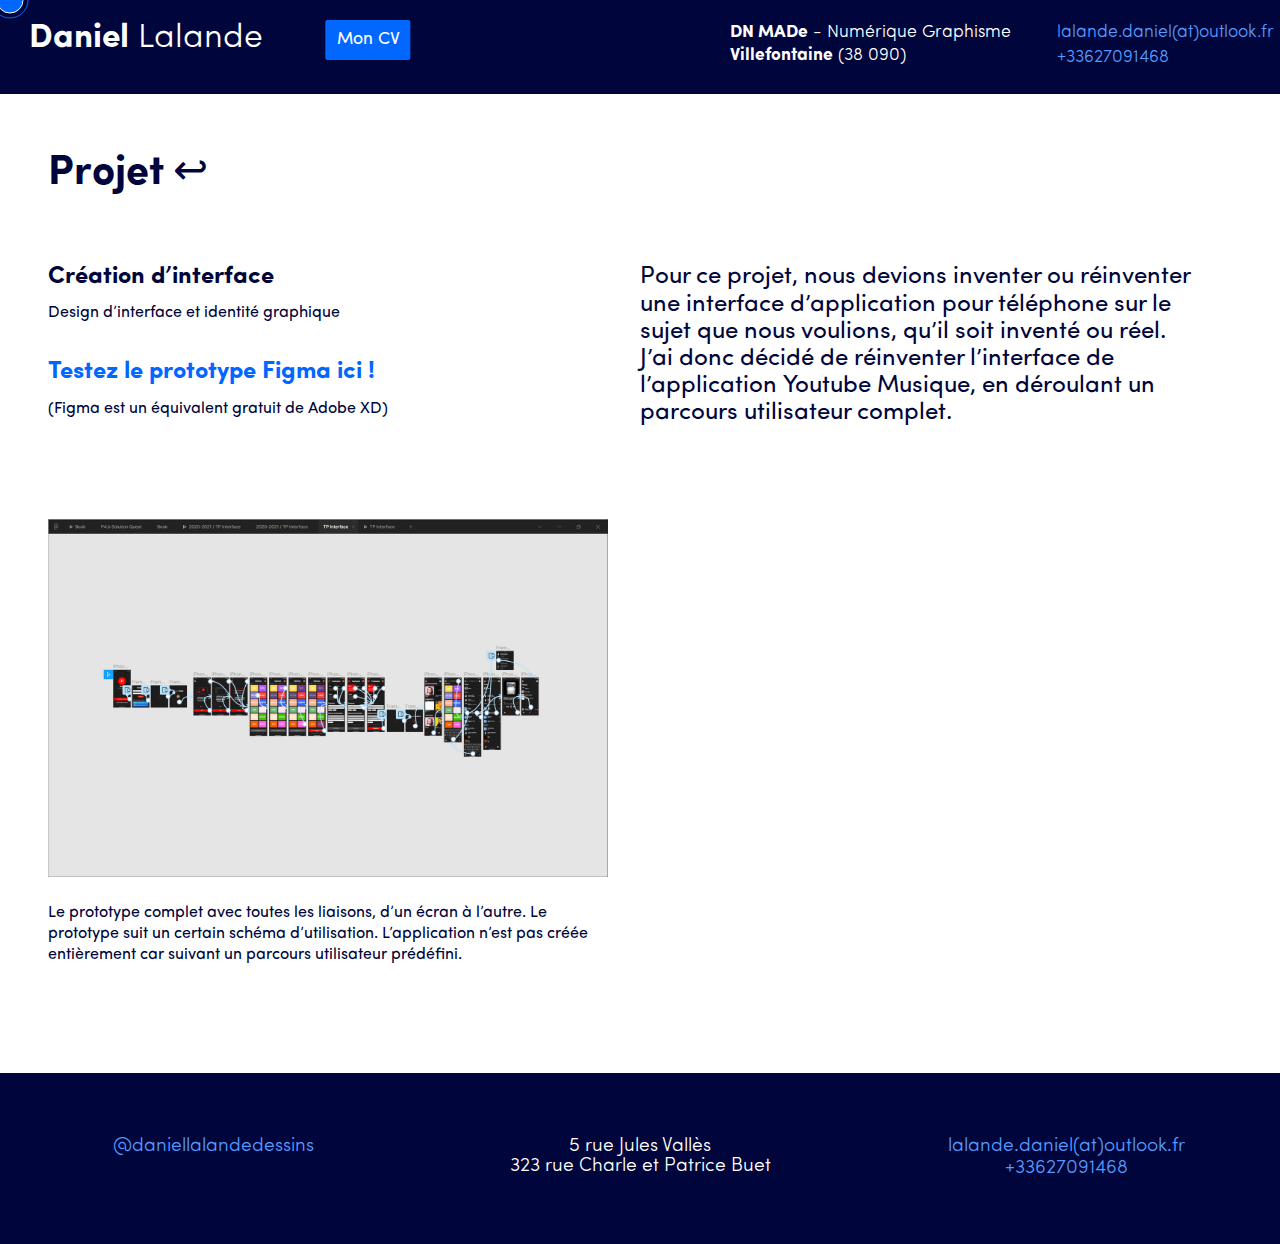
<file: interface.html>
<!DOCTYPE html>
<html lang="fr">
<head>
    <meta charset="UTF-8">
    <meta http-equiv="X-UA-Compatible" content="IE=edge">
    <meta name="viewport" content="width=device-width, initial-scale=1.0">
    <title>Daniel Lalande - Book</title>

    <link rel="preconnect" href="https://fonts.gstatic.com">
    <link href="https://fonts.googleapis.com/css2?family=Heebo:wght@300;400;700&display=swap" rel="stylesheet">

    <link rel="stylesheet" href="css/reset.css">
    <link rel="stylesheet" href="css/styles.css">
    
    <link rel="apple-touch-icon" sizes="180x180" href="favicon/apple-touch-icon.png">
    <link rel="icon" type="image/png" sizes="32x32" href="favicon/favicon-32x32.png">
    <link rel="icon" type="image/png" sizes="16x16" href="favicon/favicon-16x16.png">
    <link rel="manifest" href="favicon/site.webmanifest">
    <link rel="mask-icon" href="favicon/safari-pinned-tab.svg" color="#5bbad5">
    <meta name="msapplication-TileColor" content="#da532c">
    <meta name="theme-color" content="#ffffff">
    
</head>
<body>
    <div class="inner-cursor"><div class="cursor-text">Cliquez !</div></div>
<div class="outer-cursor"></div>


    <header id= "menu">
         <div class="colonne1">
            <a class=home href="index.html"><h1><strong>Daniel</strong> Lalande</h1></a>
              <a href="https://drive.google.com/file/d/1_jjND_XtMRPq_346o0c2wc8d4qAmxowV/view?usp=sharing" class="cv" target="_blank">Mon CV</a>
            <a href="https://drive.google.com/file/d/1_jjND_XtMRPq_346o0c2wc8d4qAmxowV/view?usp=sharing" class="cv-responsive" id="cv-responsive-position"target="_blank">CV</a>
        </div>
            

        <div class ="colonne2">
            <ul class="info">
              <li><strong>DN MADe</strong> - Numérique Graphisme</li>
              <li><strong>Villefontaine</strong> (38 090)</li>
              </ul>
        </div>

         <div class ="colonne3">        
           <ul class="contact">
               <li><a href="mailto:lalande.daniel@outlook.fr" class="trait">lalande.daniel(at)outlook.fr</a></li>
                <li><a href="tel:0627091468" class="trait">+33627091468</a></li>
              </ul>
             
             <a href="mailto:lalande.daniel@outlook.fr" class="cv-responsive" id="mail-responsive">✉</a>
              <a href="tel:+33627091468" class="cv-responsive" id="tel-responsive">☏</a>
         </div>
    </header>

    <div class="placeholder"></div>

    <div class="main">
        <a href="index.html#y1" class="titre trait-blue" >Projet ↩</a><br><br>
        <div class="colonnes">
        <div class="colonne-left">
            <div class="demi-titre">Création d’interface</div>
            <div class="sous-titre">Design d’interface et identité graphique</div>
            <a href="https://www.figma.com/proto/Ib8WsLLRE75KfB0lOGCQXp/TP-Interface?node-id=1%3A272&viewport=-403%2C289%2C0.28358256816864014&scaling=scale-down" class="trait-bluelight demi-titre" target="b" >Testez le prototype Figma ici !</a>
            <div class="sous-titre">(Figma est un équivalent gratuit de Adobe XD)</div>
            <div class="placeholder-colonne"></div>
        </div>
        <div class="colonne-right">
            <p class="description-projets">Pour ce projet, nous devions inventer ou réinventer une interface d’application pour téléphone sur le sujet que nous voulions, qu’il soit inventé ou réel. J’ai donc décidé de réinventer l’interface de l’application Youtube Musique, en déroulant un parcours utilisateur complet.</p>
        </div>
        </div>
        
        <div class="colonnes">
            <div class="colonne-left">
                <img src="images/interface/Capture-dcran-2021-02-11-223902.png" alt="">
                <p class="sous-description-projets">Le prototype complet avec toutes les liaisons, d’un écran à l’autre. Le prototype suit un certain schéma d’utilisation. L’application n’est pas créée entièrement car suivant un parcours utilisateur prédéfini.</p>
            </div>
            <div class="colonne-right">
               <iframe width="100%" height="480" src="https://www.youtube.com/embed/kUlPtjGNvE4" frameborder="0" allow="accelerometer; autoplay; clipboard-write; encrypted-media; gyroscope; picture-in-picture" allowfullscreen></iframe>   
        </div>
        </div>
       <!-- <div class="partie-video">
            <video width="100%" controls>
                <source src="video/projet-pro-video.mp4" type="video/mp4">
              </video>

        </div>-->



    </div>
     
    <footer>
        <div class="colonne-footer">
        <div class="colonne1-3">
          <div class="info-footer">
            <a href="https://www.instagram.com/daniellalandedessins/?hl=fr" target="_blank" class="trait">@daniellalandedessins</a>
          </div>
        </div>
        <div class="colonne2-3">
          <div class="info-footer">
            <li>5 rue Jules Vallès</li>
            <li>323 rue Charle et Patrice Buet</li>
          </div>
        </div>
        <div class="colonne3-3">
          <div class="info-footer">
            <li><a href="mailto:lalande.daniel@outlook.fr" class="trait">lalande.daniel(at)outlook.fr</a></li>
          <li><a href="tel:+33627091468" class="trait">+33627091468</a></li>
          </div>
        </div>
      </div>
      </footer>


    <script src="https://code.jquery.com/jquery-3.6.0.min.js" integrity="sha256-/xUj+3OJU5yExlq6GSYGSHk7tPXikynS7ogEvDej/m4=" crossorigin="anonymous"></script>
    <script src="js/sketch.js"></script>
    
    <script>
         $( document ).ready(function(){
        $( ".main" ).fadeIn(1500)
      });
    </script>
</body>
</html>
</file>
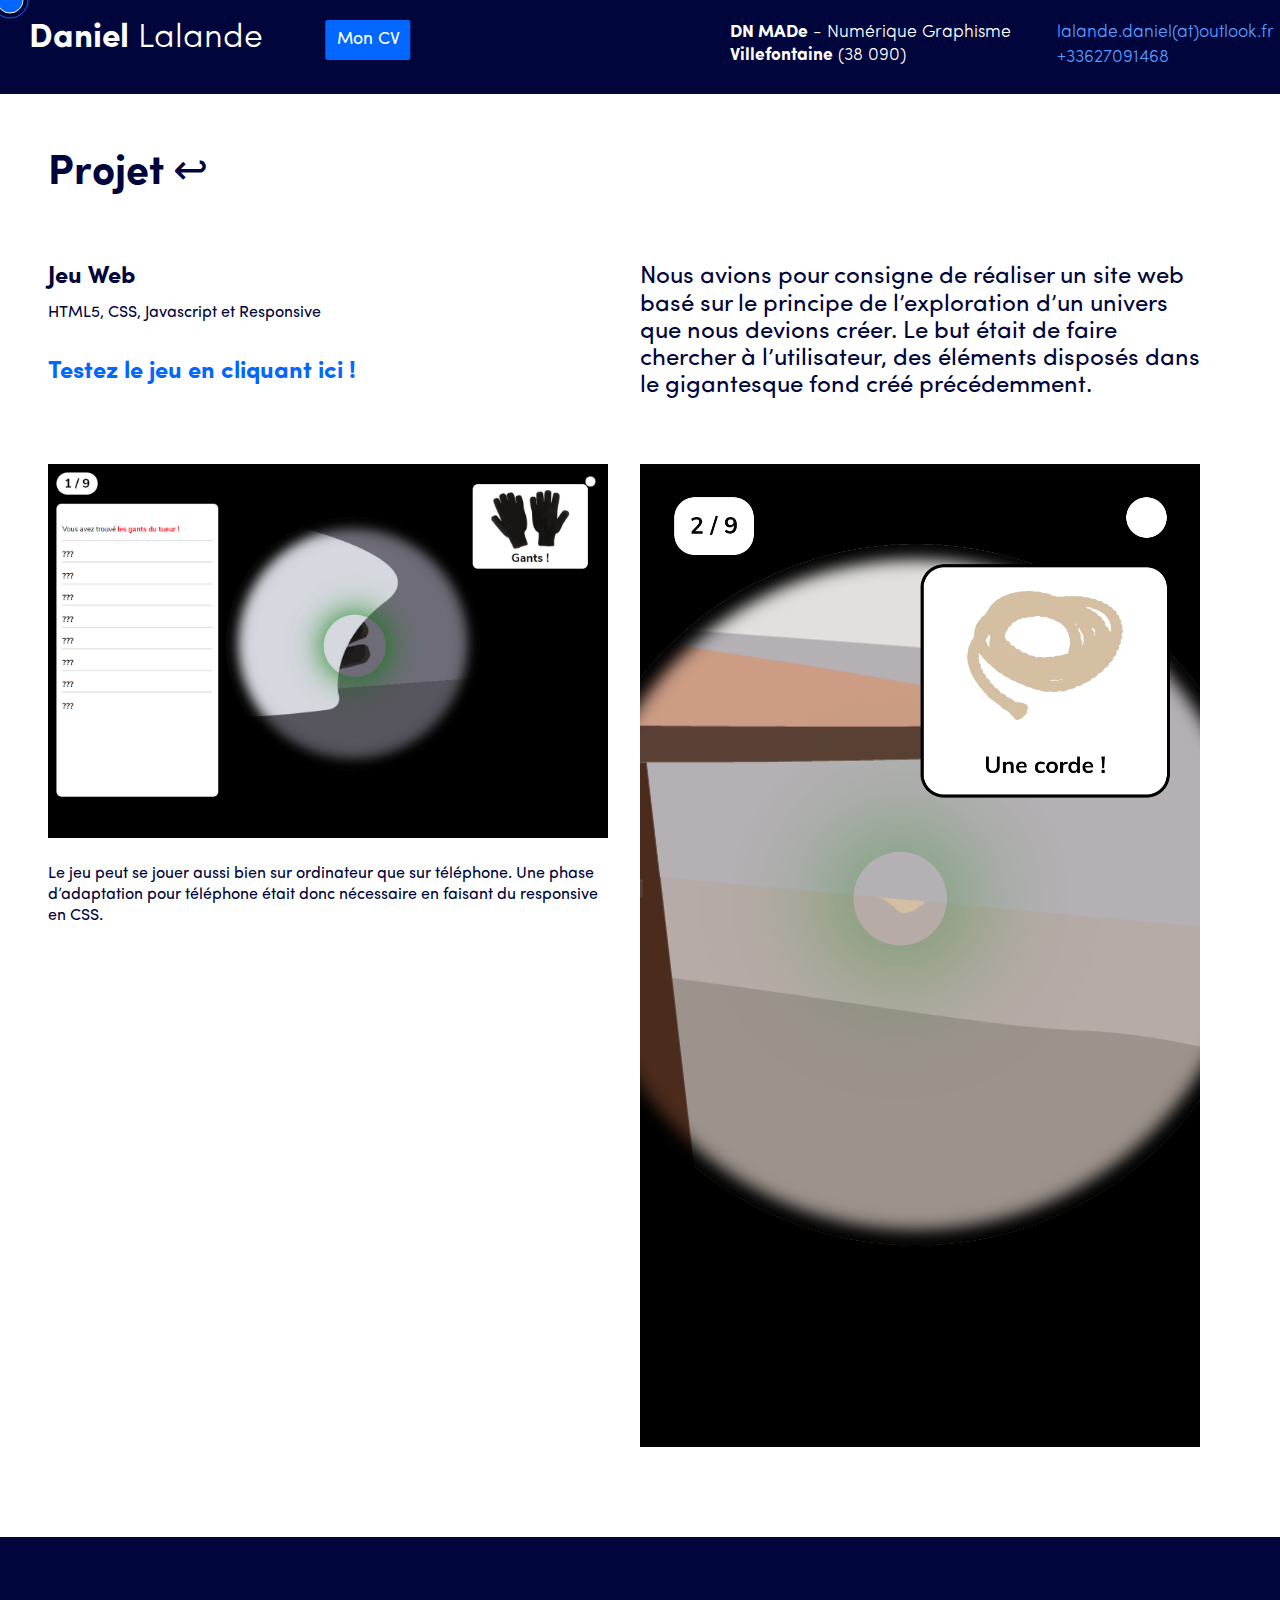
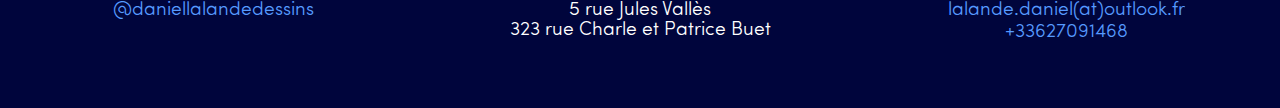
<file: jeuweb.html>
<!DOCTYPE html>
<html lang="fr">
<head>
    <meta charset="UTF-8">
    <meta http-equiv="X-UA-Compatible" content="IE=edge">
    <meta name="viewport" content="width=device-width, initial-scale=1.0">
    <title>Daniel Lalande - Book</title>

    <link rel="preconnect" href="https://fonts.gstatic.com">
    <link href="https://fonts.googleapis.com/css2?family=Heebo:wght@300;400;700&display=swap" rel="stylesheet">

    <link rel="stylesheet" href="css/reset.css">
    <link rel="stylesheet" href="css/styles.css">
    
    <link rel="apple-touch-icon" sizes="180x180" href="favicon/apple-touch-icon.png">
    <link rel="icon" type="image/png" sizes="32x32" href="favicon/favicon-32x32.png">
    <link rel="icon" type="image/png" sizes="16x16" href="favicon/favicon-16x16.png">
    <link rel="manifest" href="favicon/site.webmanifest">
    <link rel="mask-icon" href="favicon/safari-pinned-tab.svg" color="#5bbad5">
    <meta name="msapplication-TileColor" content="#da532c">
    <meta name="theme-color" content="#ffffff">
    
</head>
<body>
    <div class="inner-cursor"><div class="cursor-text">Cliquez !</div></div>
<div class="outer-cursor"></div>


    <header id= "menu">
        <div class="colonne1">
            <a class=home href="index.html"><h1><strong>Daniel</strong> Lalande</h1></a>
              <a href="https://drive.google.com/file/d/1_jjND_XtMRPq_346o0c2wc8d4qAmxowV/view?usp=sharing" class="cv" target="_blank">Mon CV</a>
            <a href="https://drive.google.com/file/d/1_jjND_XtMRPq_346o0c2wc8d4qAmxowV/view?usp=sharing" class="cv-responsive" id="cv-responsive-position"target="_blank">CV</a>
        </div>
            

        <div class ="colonne2">
            <ul class="info">
              <li><strong>DN MADe</strong> - Numérique Graphisme</li>
              <li><strong>Villefontaine</strong> (38 090)</li>
              </ul>
        </div>

         <div class ="colonne3">        
           <ul class="contact">
               <li><a href="mailto:lalande.daniel@outlook.fr" class="trait">lalande.daniel(at)outlook.fr</a></li>
                <li><a href="tel:0627091468" class="trait">+33627091468</a></li>
              </ul>
             
             <a href="mailto:lalande.daniel@outlook.fr" class="cv-responsive" id="mail-responsive">✉</a>
              <a href="tel:+33627091468" class="cv-responsive" id="tel-responsive">☏</a>
         </div>
    </header>

    <div class="placeholder"></div>

    <div class="main">
        <a href="index.html#y1" class="titre trait-blue" >Projet ↩</a><br><br>
        <div class="colonnes">
        <div class="colonne-left">
            <div class="demi-titre">Jeu Web</div>
            <div class="sous-titre">HTML5, CSS, Javascript et Responsive</div>
            <a href="https://lalande-daniel.github.io/scene-de-crime/" class="trait-bluelight demi-titre" target="_blank">Testez le jeu en cliquant ici !</a>
            <div class="placeholder-colonne"></div>
        </div>
        <div class="colonne-right">
            <p class="description-projets">Nous avions pour consigne de réaliser un site web basé sur le principe de l’exploration d’un univers que nous devions créer. Le but était de faire chercher à l’utilisateur, des éléments disposés dans le gigantesque fond créé précédemment.</p>
        </div>
        </div>
        
        <div class="colonnes">
            <div class="colonne-left">
                <img src="images/jeuweb/Capture-dcran-2021-01-02-174626.png" alt="">
                <p class="sous-description-projets" style="padding-bottom:3rem;">Le jeu peut se jouer aussi bien sur ordinateur que sur téléphone. Une phase d’adaptation pour téléphone était donc nécessaire en faisant du responsive en CSS.</p>
              <iframe width="100%" height="480" src="https://www.youtube.com/embed/JdeXMdVPYcY" frameborder="0" allow="accelerometer; autoplay; clipboard-write; encrypted-media; gyroscope; picture-in-picture" allowfullscreen></iframe>
            </div>
            <div class="colonne-right">
                <img src="images/jeuweb/Screenshot_20210102_174921_com.android.chrome.png" alt="">
                
                
        </div>
        </div>
       <!-- <div class="partie-video">
            <video width="100%" controls>
                <source src="video/projet-pro-video.mp4" type="video/mp4">
              </video>

        </div>-->
        



    </div>
     
    <footer>
        <div class="colonne-footer">
        <div class="colonne1-3">
          <div class="info-footer">
            <a href="https://www.instagram.com/daniellalandedessins/?hl=fr" target="_blank" class="trait">@daniellalandedessins</a>
          </div>
        </div>
        <div class="colonne2-3">
          <div class="info-footer">
            <li>5 rue Jules Vallès</li>
            <li>323 rue Charle et Patrice Buet</li>
          </div>
        </div>
        <div class="colonne3-3">
          <div class="info-footer">
            <li><a href="mailto:lalande.daniel@outlook.fr" class="trait">lalande.daniel(at)outlook.fr</a></li>
          <li><a href="tel:+33627091468" class="trait">+33627091468</a></li>
          </div>
        </div>
      </div>
      </footer>

    <script src="https://code.jquery.com/jquery-3.6.0.min.js" integrity="sha256-/xUj+3OJU5yExlq6GSYGSHk7tPXikynS7ogEvDej/m4=" crossorigin="anonymous"></script>
    <script src="js/sketch.js"></script>
    
    <script>
         $( document ).ready(function(){
        $( ".main" ).fadeIn(1500)
      });
    </script>
</body>
</html>
</file>
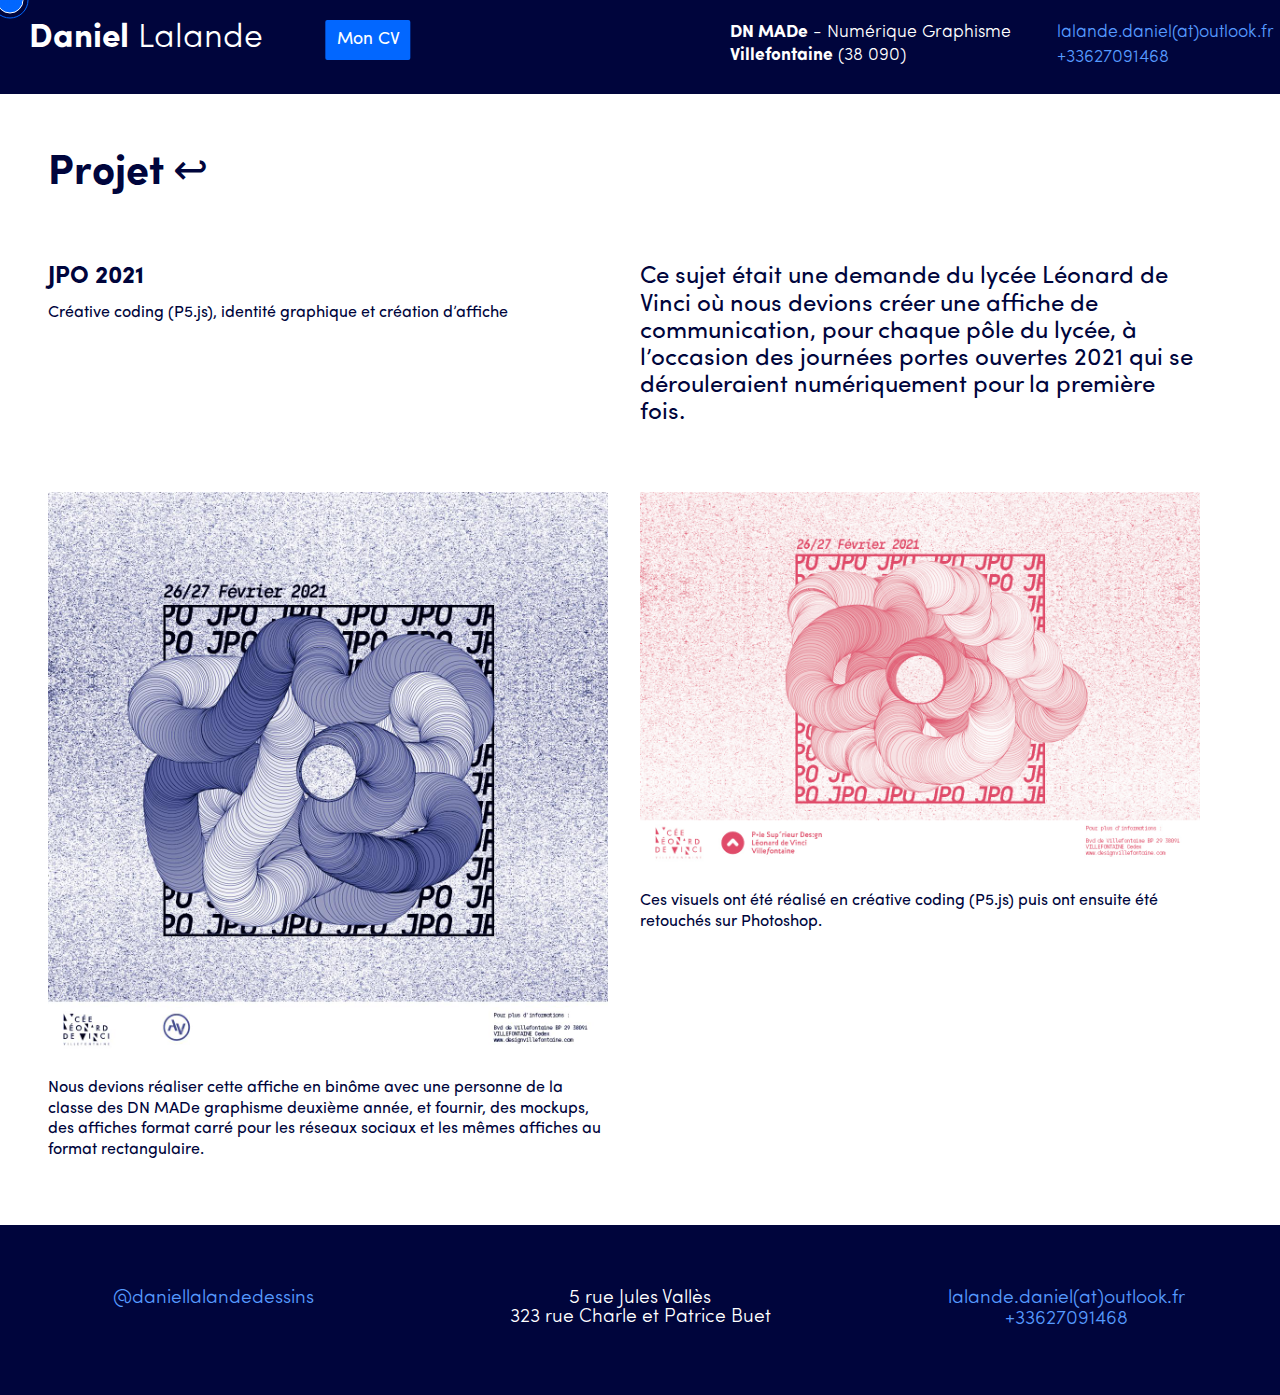
<file: jpo.html>
<!DOCTYPE html>
<html lang="fr">
<head>
    <meta charset="UTF-8">
    <meta http-equiv="X-UA-Compatible" content="IE=edge">
    <meta name="viewport" content="width=device-width, initial-scale=1.0">
    <title>Daniel Lalande - Book</title>

    <link rel="preconnect" href="https://fonts.gstatic.com">
    <link href="https://fonts.googleapis.com/css2?family=Heebo:wght@300;400;700&display=swap" rel="stylesheet">

    <link rel="stylesheet" href="css/reset.css">
    <link rel="stylesheet" href="css/styles.css">
    
    <link rel="apple-touch-icon" sizes="180x180" href="favicon/apple-touch-icon.png">
    <link rel="icon" type="image/png" sizes="32x32" href="favicon/favicon-32x32.png">
    <link rel="icon" type="image/png" sizes="16x16" href="favicon/favicon-16x16.png">
    <link rel="manifest" href="favicon/site.webmanifest">
    <link rel="mask-icon" href="favicon/safari-pinned-tab.svg" color="#5bbad5">
    <meta name="msapplication-TileColor" content="#da532c">
    <meta name="theme-color" content="#ffffff">
    
</head>
<body>
    <div class="inner-cursor"><div class="cursor-text">Cliquez !</div></div>
<div class="outer-cursor"></div>


    <header id= "menu">
        <div class="colonne1">
            <a class=home href="index.html"><h1><strong>Daniel</strong> Lalande</h1></a>
              <a href="https://drive.google.com/file/d/1_jjND_XtMRPq_346o0c2wc8d4qAmxowV/view?usp=sharing" class="cv">Mon CV</a>
        </div>
            

        <div class ="colonne2">
            <ul class="info">
              <li><strong>DN MADe</strong> - Numérique Graphisme</li>
              <li><strong>Villefontaine</strong> (38 090)</li>
              </ul>
        </div>

         <div class ="colonne3">        
           <ul class="contact">
               <li><a href="mailto:lalande.daniel@outlook.fr" class="trait">lalande.daniel(at)outlook.fr</a></li>
                <li><a href="tel:0627091468" class="trait">+33627091468</a></li>
              </ul>
         </div>
    </header>

    <div class="placeholder"></div>

    <div class="main">
        <a href="index.html#y1" class="titre trait-blue" >Projet ↩</a><br><br>
        <div class="colonnes">
        <div class="colonne-left">
            <div class="demi-titre">JPO 2021</div>
            <div class="sous-titre">Créative coding (P5.js), identité graphique et création d’affiche</div>
            <div class="placeholder-colonne"></div>
        </div>
        <div class="colonne-right">
            <p class="description-projets">Ce sujet était une demande du lycée Léonard de Vinci où nous devions créer une affiche de communication, pour chaque pôle du lycée, à l’occasion des journées portes ouvertes 2021 qui se dérouleraient numériquement pour la première fois.</p>
        </div>
        </div>
        
        <div class="colonnes">
            <div class="colonne-left">
                <img src="images/jpo/BLEU-NOIR-logoV3.jpg" alt="">
                <p class="sous-description-projets">Nous devions réaliser cette affiche en binôme avec une personne de la classe des DN MADe graphisme deuxième année, et fournir, des mockups, des affiches format carré pour les réseaux sociaux et les mêmes affiches au format rectangulaire.</p>
            </div>
            <div class="colonne-right">
                <img src="images/jpo/ROSE-logo-RECTANGLE.jpg" alt="">
                <p class="sous-description-projets">Ces visuels ont été réalisé en créative coding (P5.js) puis ont ensuite été retouchés sur Photoshop.</p> 
        </div>
        </div>
       <!-- <div class="partie-video">
            <video width="100%" controls>
                <source src="video/projet-pro-video.mp4" type="video/mp4">
              </video>

        </div>-->
        



    </div>
    <footer>
        <div class="colonne-footer">
        <div class="colonne1-3">
          <div class="info-footer">
            <a href="https://www.instagram.com/daniellalandedessins/?hl=fr" target="_blank" class="trait">@daniellalandedessins</a>
          </div>
        </div>
        <div class="colonne2-3">
          <div class="info-footer">
            <li>5 rue Jules Vallès</li>
            <li>323 rue Charle et Patrice Buet</li>
          </div>
        </div>
        <div class="colonne3-3">
          <div class="info-footer">
            <li><a href="mailto:lalande.daniel@outlook.fr" class="trait">lalande.daniel(at)outlook.fr</a></li>
          <li><a href="tel:+33627091468" class="trait">+33627091468</a></li>
          </div>
        </div>
      </div>
      </footer>

    <script src="https://code.jquery.com/jquery-3.6.0.min.js" integrity="sha256-/xUj+3OJU5yExlq6GSYGSHk7tPXikynS7ogEvDej/m4=" crossorigin="anonymous"></script>
    <script src="js/sketch.js"></script>
    
    <script>
         $( document ).ready(function(){
        $( ".main" ).fadeIn(1500)
      });
    </script>
</body>
</html>
</file>
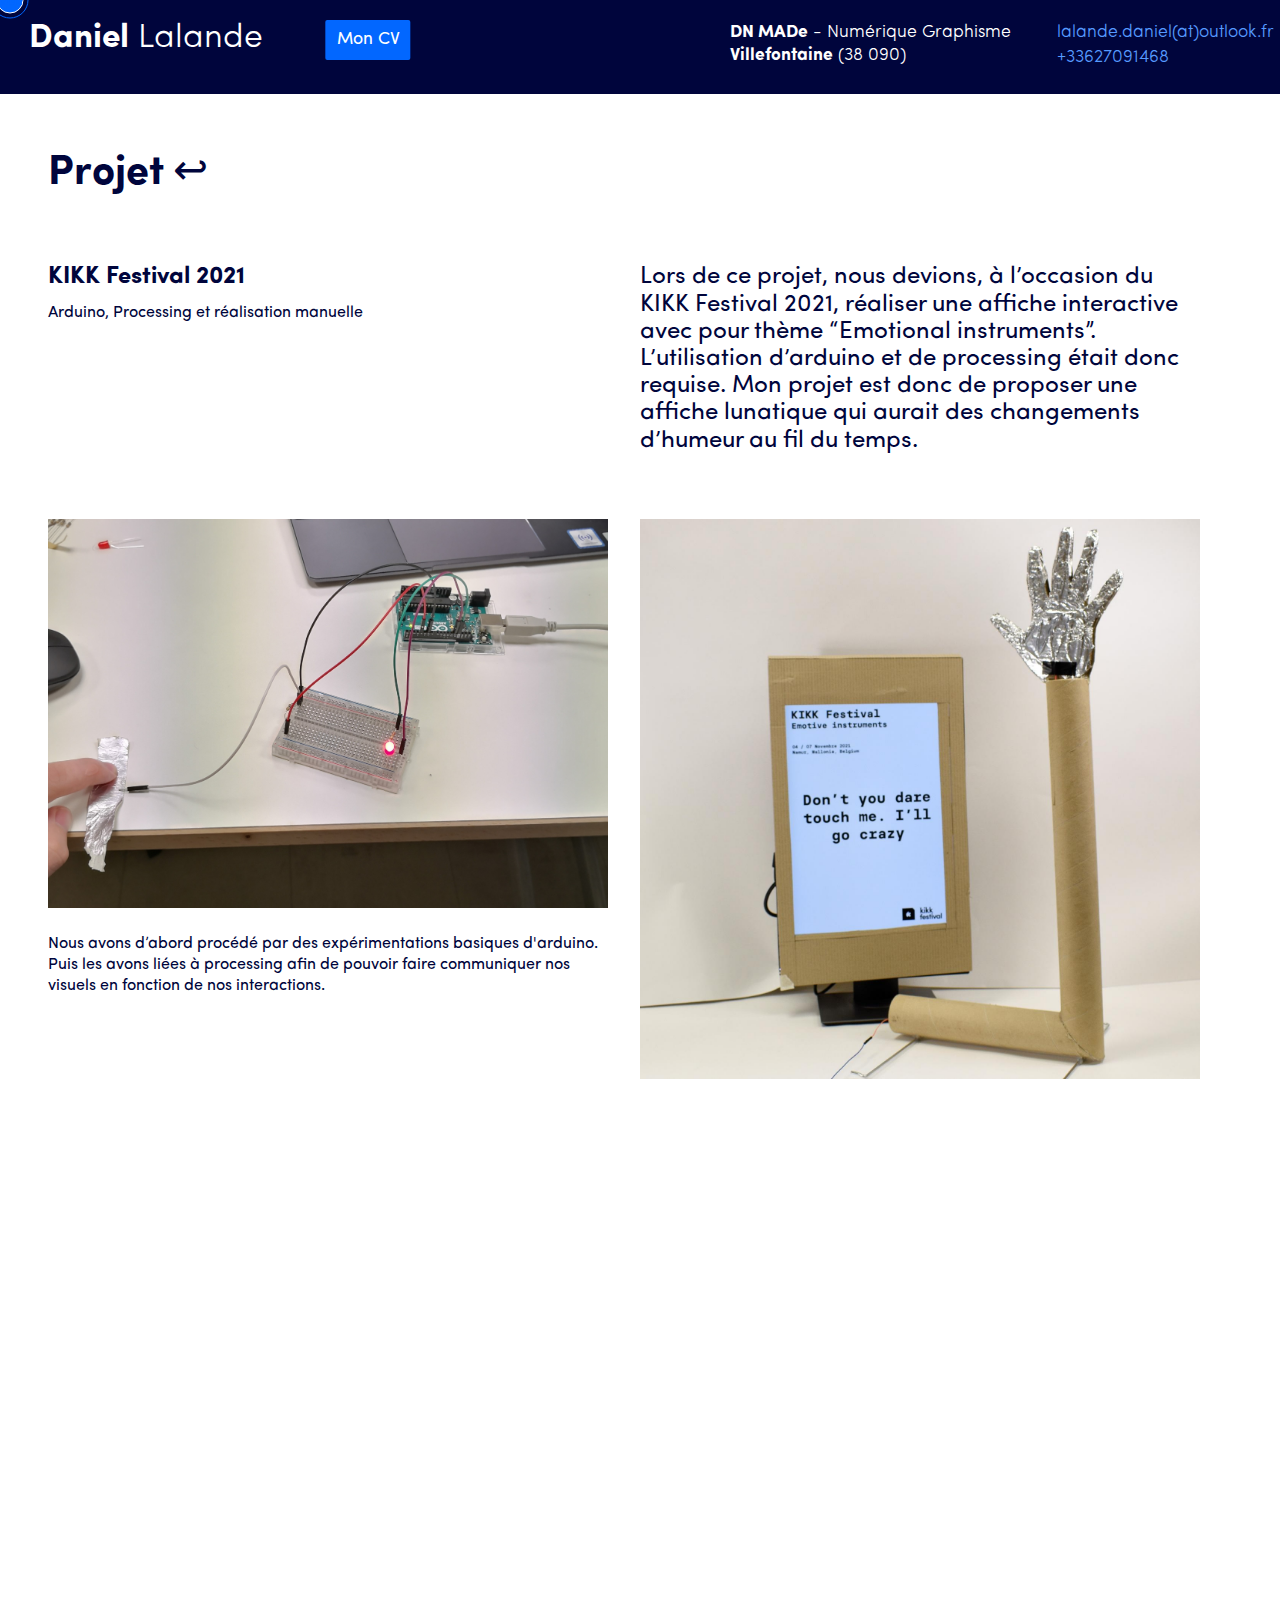
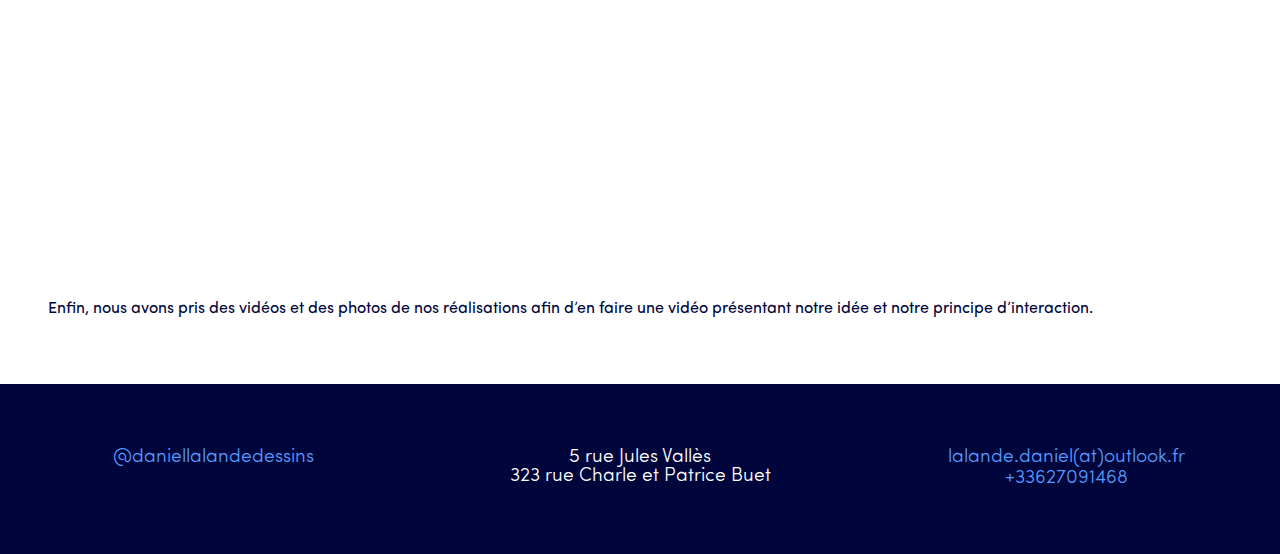
<file: kikk.html>
<!DOCTYPE html>
<html lang="fr">
<head>
    <meta charset="UTF-8">
    <meta http-equiv="X-UA-Compatible" content="IE=edge">
    <meta name="viewport" content="width=device-width, initial-scale=1.0">
    <title>Daniel Lalande - Book</title>

    <link rel="preconnect" href="https://fonts.gstatic.com">
    <link href="https://fonts.googleapis.com/css2?family=Heebo:wght@300;400;700&display=swap" rel="stylesheet">

    <link rel="stylesheet" href="css/reset.css">
    <link rel="stylesheet" href="css/styles.css">
    
    <link rel="apple-touch-icon" sizes="180x180" href="favicon/apple-touch-icon.png">
    <link rel="icon" type="image/png" sizes="32x32" href="favicon/favicon-32x32.png">
    <link rel="icon" type="image/png" sizes="16x16" href="favicon/favicon-16x16.png">
    <link rel="manifest" href="favicon/site.webmanifest">
    <link rel="mask-icon" href="favicon/safari-pinned-tab.svg" color="#5bbad5">
    <meta name="msapplication-TileColor" content="#da532c">
    <meta name="theme-color" content="#ffffff">
    
</head>
<body>
    <div class="inner-cursor"><div class="cursor-text">Cliquez !</div></div>
<div class="outer-cursor"></div>


    <header id= "menu">
        <div class="colonne1">
            <a class=home href="index.html"><h1><strong>Daniel</strong> Lalande</h1></a>
              <a href="https://drive.google.com/file/d/1_jjND_XtMRPq_346o0c2wc8d4qAmxowV/view?usp=sharing" class="cv">Mon CV</a>
        </div>
            

        <div class ="colonne2">
            <ul class="info">
              <li><strong>DN MADe</strong> - Numérique Graphisme</li>
              <li><strong>Villefontaine</strong> (38 090)</li>
              </ul>
        </div>

         <div class ="colonne3">        
           <ul class="contact">
               <li><a href="mailto:lalande.daniel@outlook.fr" class="trait">lalande.daniel(at)outlook.fr</a></li>
                <li><a href="tel:0627091468" class="trait">+33627091468</a></li>
              </ul>
         </div>
    </header>

    <div class="placeholder"></div>

    <div class="main">
        <a href="index.html#y1" class="titre trait-blue" >Projet ↩</a><br><br>
        <div class="colonnes">
        <div class="colonne-left">
            <div class="demi-titre">KIKK Festival 2021</div>
            <div class="sous-titre">Arduino, Processing et réalisation manuelle</div>
        
            <div class="placeholder-colonne"></div>
        </div>
        <div class="colonne-right">
            <p class="description-projets">Lors de ce projet, nous devions, à l’occasion du KIKK Festival 2021, réaliser une affiche interactive avec pour thème “Emotional instruments”. L’utilisation d’arduino et de processing était donc requise. Mon projet est donc de proposer une affiche lunatique qui aurait des changements d’humeur au fil du temps.</p>
        </div>
        </div>
        
        <div class="colonnes">
            <div class="colonne-left">
                <img src="images/kikk/IMG_20201130_170010.jpg" alt="">
                <p class="sous-description-projets">Nous avons d’abord procédé par des expérimentations basiques d'arduino. Puis les avons liées à processing afin de pouvoir faire communiquer nos visuels en fonction de nos interactions.</p>
            </div>
            <div class="colonne-right">
                <img src="images/kikk/kikk-image-droite.jpg" alt="">
        </div>
        </div>
        <div class="partie-video">
            <iframe width="100%" height="720" src="https://www.youtube.com/embed/1fPnY2lOWjI" frameborder="0" allow="accelerometer; autoplay; clipboard-write; encrypted-media; gyroscope; picture-in-picture" allowfullscreen></iframe>
              <p class="sous-description-projets">Enfin, nous avons pris des vidéos et des photos de nos réalisations afin d’en faire une vidéo présentant notre idée et notre principe d’interaction.</p>

        </div>



    </div>
    <footer>
        <div class="colonne-footer">
        <div class="colonne1-3">
          <div class="info-footer">
            <a href="https://www.instagram.com/daniellalandedessins/?hl=fr" target="_blank" class="trait">@daniellalandedessins</a>
          </div>
        </div>
        <div class="colonne2-3">
          <div class="info-footer">
            <li>5 rue Jules Vallès</li>
            <li>323 rue Charle et Patrice Buet</li>
          </div>
        </div>
        <div class="colonne3-3">
          <div class="info-footer">
            <li><a href="mailto:lalande.daniel@outlook.fr" class="trait">lalande.daniel(at)outlook.fr</a></li>
          <li><a href="tel:+33627091468" class="trait">+33627091468</a></li>
          </div>
        </div>
      </div>
      </footer>     

    <script src="https://code.jquery.com/jquery-3.6.0.min.js" integrity="sha256-/xUj+3OJU5yExlq6GSYGSHk7tPXikynS7ogEvDej/m4=" crossorigin="anonymous"></script>
    <script src="js/sketch.js"></script>
    
    <script>
         $( document ).ready(function(){
        $( ".main" ).fadeIn(1500)
      });
    </script>
</body>
</html>
</file>
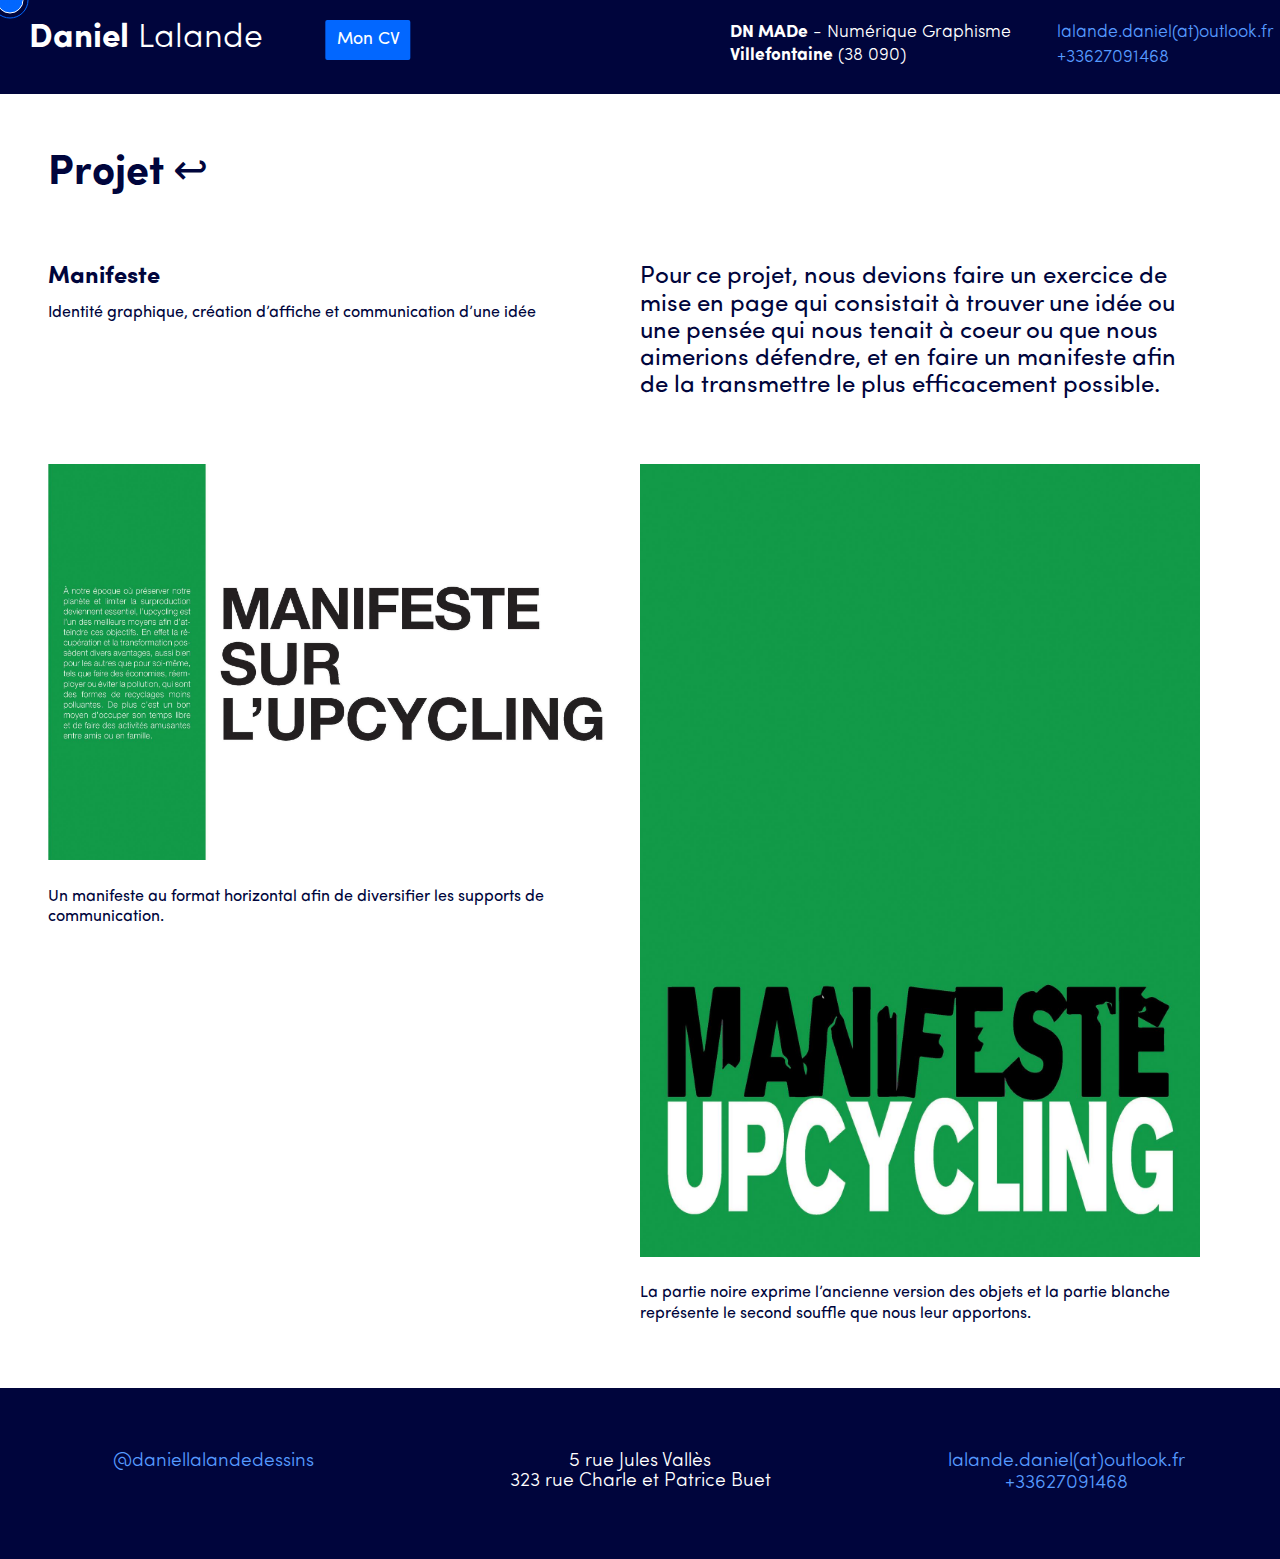
<file: manifeste.html>
<!DOCTYPE html>
<html lang="fr">
<head>
    <meta charset="UTF-8">
    <meta http-equiv="X-UA-Compatible" content="IE=edge">
    <meta name="viewport" content="width=device-width, initial-scale=1.0">
    <title>Daniel Lalande - Book</title>

    <link rel="preconnect" href="https://fonts.gstatic.com">
    <link href="https://fonts.googleapis.com/css2?family=Heebo:wght@300;400;700&display=swap" rel="stylesheet">

    <link rel="stylesheet" href="css/reset.css">
    <link rel="stylesheet" href="css/styles.css">
    
    <link rel="apple-touch-icon" sizes="180x180" href="favicon/apple-touch-icon.png">
    <link rel="icon" type="image/png" sizes="32x32" href="favicon/favicon-32x32.png">
    <link rel="icon" type="image/png" sizes="16x16" href="favicon/favicon-16x16.png">
    <link rel="manifest" href="favicon/site.webmanifest">
    <link rel="mask-icon" href="favicon/safari-pinned-tab.svg" color="#5bbad5">
    <meta name="msapplication-TileColor" content="#da532c">
    <meta name="theme-color" content="#ffffff">
    
</head>
<body>
    <div class="inner-cursor"><div class="cursor-text">Cliquez !</div></div>
<div class="outer-cursor"></div>


    <header id= "menu">
         <div class="colonne1">
            <a class=home href="index.html"><h1><strong>Daniel</strong> Lalande</h1></a>
              <a href="https://drive.google.com/file/d/1_jjND_XtMRPq_346o0c2wc8d4qAmxowV/view?usp=sharing" class="cv" target="_blank">Mon CV</a>
            <a href="https://drive.google.com/file/d/1_jjND_XtMRPq_346o0c2wc8d4qAmxowV/view?usp=sharing" class="cv-responsive" id="cv-responsive-position"target="_blank">CV</a>
        </div>
            

        <div class ="colonne2">
            <ul class="info">
              <li><strong>DN MADe</strong> - Numérique Graphisme</li>
              <li><strong>Villefontaine</strong> (38 090)</li>
              </ul>
        </div>

         <div class ="colonne3">        
           <ul class="contact">
               <li><a href="mailto:lalande.daniel@outlook.fr" class="trait">lalande.daniel(at)outlook.fr</a></li>
                <li><a href="tel:0627091468" class="trait">+33627091468</a></li>
              </ul>
             
             <a href="mailto:lalande.daniel@outlook.fr" class="cv-responsive" id="mail-responsive">✉</a>
              <a href="tel:+33627091468" class="cv-responsive" id="tel-responsive">☏</a>
         </div>
    </header>

    <div class="placeholder"></div>

    <div class="main">
        <a href="index.html#y1" class="titre trait-blue" >Projet ↩</a><br><br>
        <div class="colonnes">
        <div class="colonne-left">
            <div class="demi-titre">Manifeste</div>
            <div class="sous-titre">Identité graphique, création d’affiche et communication d’une idée</div>
            <div class="placeholder-colonne"></div>
        </div>
        <div class="colonne-right">
            <p class="description-projets">Pour ce projet, nous devions faire un exercice de mise en page qui consistait à trouver une idée ou une pensée qui nous tenait à coeur ou que nous aimerions défendre, et en faire un manifeste afin de la transmettre le plus efficacement possible.</p>
        </div>
        </div>
        
        <div class="colonnes">
            <div class="colonne-left">
                <img src="images/manifeste/manifeste-Final_Page_3.jpg" alt="">
                <p class="sous-description-projets">Un manifeste au format horizontal afin de diversifier les supports de communication.</p>
            </div>
            <div class="colonne-right">
                <img src="images/manifeste/manifeste-Final_Page_2.jpg" alt="">
                <p class="sous-description-projets">La partie noire exprime l’ancienne version des objets et la partie blanche représente le second souffle que nous leur apportons.</p> 
        </div>
        </div>
       <!-- <div class="partie-video">
            <video width="100%" controls>
                <source src="video/projet-pro-video.mp4" type="video/mp4">
              </video>

        </div>-->


        

    </div>
     
    <footer>
        <div class="colonne-footer">
        <div class="colonne1-3">
          <div class="info-footer">
            <a href="https://www.instagram.com/daniellalandedessins/?hl=fr" target="_blank" class="trait">@daniellalandedessins</a>
          </div>
        </div>
        <div class="colonne2-3">
          <div class="info-footer">
            <li>5 rue Jules Vallès</li>
            <li>323 rue Charle et Patrice Buet</li>
          </div>
        </div>
        <div class="colonne3-3">
          <div class="info-footer">
            <li><a href="mailto:lalande.daniel@outlook.fr" class="trait">lalande.daniel(at)outlook.fr</a></li>
          <li><a href="tel:+33627091468" class="trait">+33627091468</a></li>
          </div>
        </div>
      </div>
      </footer>

    <script src="https://code.jquery.com/jquery-3.6.0.min.js" integrity="sha256-/xUj+3OJU5yExlq6GSYGSHk7tPXikynS7ogEvDej/m4=" crossorigin="anonymous"></script>
    <script src="js/sketch.js"></script>
    
    <script>
         $( document ).ready(function(){
        $( ".main" ).fadeIn(1500)
      });
    </script>
</body>
</html>
</file>
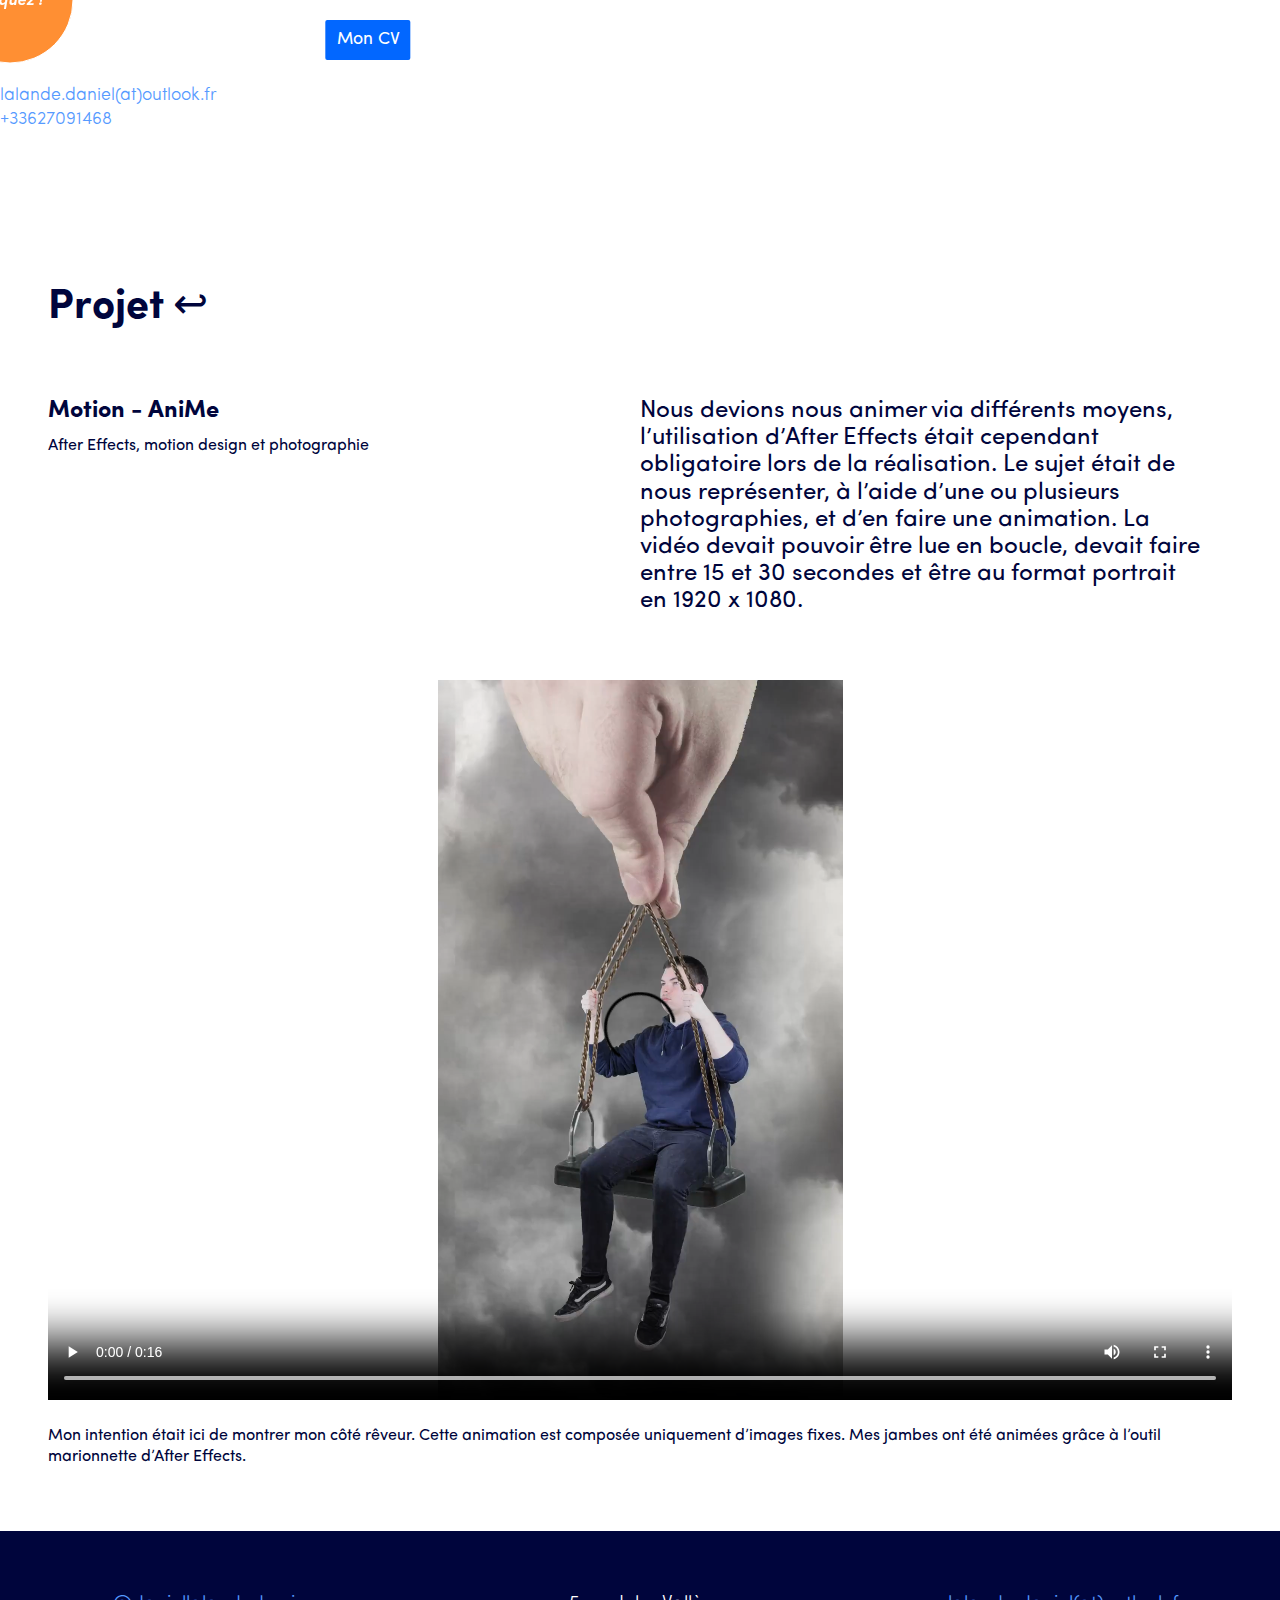
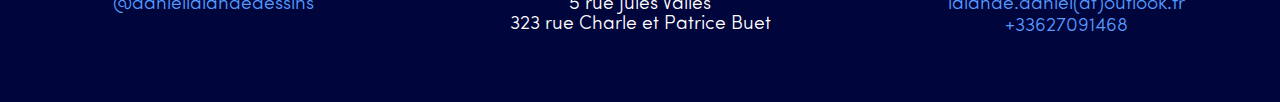
<file: motion-anime.html>
<!DOCTYPE html>
<html lang="fr">
<head>
    <meta charset="UTF-8">
    <meta http-equiv="X-UA-Compatible" content="IE=edge">
    <meta name="viewport" content="width=device-width, initial-scale=1.0">
    <title>Daniel Lalande - Book</title>

    <link rel="preconnect" href="https://fonts.gstatic.com">
    <link href="https://fonts.googleapis.com/css2?family=Heebo:wght@300;400;700&display=swap" rel="stylesheet">

    <link rel="stylesheet" href="css/reset.css">
    <link rel="stylesheet" href="css/styles.css">
    
    <link rel="apple-touch-icon" sizes="180x180" href="favicon/apple-touch-icon.png">
    <link rel="icon" type="image/png" sizes="32x32" href="favicon/favicon-32x32.png">
    <link rel="icon" type="image/png" sizes="16x16" href="favicon/favicon-16x16.png">
    <link rel="manifest" href="favicon/site.webmanifest">
    <link rel="mask-icon" href="favicon/safari-pinned-tab.svg" color="#5bbad5">
    <meta name="msapplication-TileColor" content="#da532c">
    <meta name="theme-color" content="#ffffff">
    
</head>
<body>
    <div class="inner-cursor"><div class="cursor-text">Cliquez !</div></div>
<div class="outer-cursor"></div>


    <header class= menu>
        <div class="colonne1">
            <a class=home href="index.html"><h1><strong>Daniel</strong> Lalande</h1></a>
              <a href="https://drive.google.com/file/d/1_jjND_XtMRPq_346o0c2wc8d4qAmxowV/view?usp=sharing" class="cv">Mon CV</a>
        </div>
            

        <div class ="colonne2">
            <ul class="info">
              <li><strong>DN MADe</strong> - Numérique Graphisme</li>
              <li><strong>Villefontaine</strong> (38 090)</li>
              </ul>
        </div>

         <div class ="colonne3">        
           <ul class="contact">
               <li><a href="mailto:lalande.daniel@outlook.fr" class="trait">lalande.daniel(at)outlook.fr</a></li>
                <li><a href="#" class="trait">+33627091468</a></li>
              </ul>
         </div>
    </header>

    <div class="placeholder"></div>

    <div class="main">
        <a href="index.html #y1" class="titre trait-blue" >Projet ↩</a><br><br>
        <div class="colonnes">
        <div class="colonne-left">
            <div class="demi-titre">Motion - AniMe</div>
            <div class="sous-titre">After Effects, motion design et photographie</div>
            <!-- <a href="#" class="trait-bluelight demi-titre" >Testez le prototype Figma ici !</a>-->
            <div class="placeholder-colonne"></div> 
        </div>
        <div class="colonne-right">
            <p class="description-projets">Nous devions nous animer via différents moyens, l’utilisation d’After Effects était cependant obligatoire lors de la réalisation. Le sujet était de nous représenter, à l’aide d’une ou plusieurs photographies, et d’en faire une animation. La vidéo devait pouvoir être lue en boucle, devait faire entre 15 et 30 secondes et être au format portrait en 1920 x 1080.</p>
        </div>
        </div>
        
       <!-- <div class="colonnes">
            <div class="colonne-left">
                <img src="images/motion-generique/c6588315fd8730ad17aa15aa7d4ad223.png" alt="">
                <p class="sous-description-projets">Un sprite, ça ressemble à ça, c’est une série d’images qu’il faut mettre les uns après les autres afin de créer une animation.</p>
            </div>
            <div class="colonne-right">
                <img src="images/motion-generique/Lucas-LEE-attaque.gif" alt="">
                <p class="sous-description-projets">Une fois mises à la suite on obtient une animation dans ce genre que j’ai ensuite incorporé dans ma composition principale. Le résultat final est visionnable ci-dessous.</p>
        </div>
        </div> -->
        <div class="partie-video">
            <video width="100%" height="720" controls>
                <source src="video/anime.mp4" type="video/mp4">
              </video>
              <p class="sous-description-projets">Mon intention était ici de montrer mon côté rêveur. Cette animation est composée uniquement d’images fixes. Mes jambes ont été animées grâce à l’outil marionnette d’After Effects.</p>

        </div>
    



    </div>
     
    <footer>
        <div class="colonne-footer">
        <div class="colonne1-3">
          <div class="info-footer">
            <a href="https://www.instagram.com/daniellalandedessins/?hl=fr" target="_blank" class="trait">@daniellalandedessins</a>
          </div>
        </div>
        <div class="colonne2-3">
          <div class="info-footer">
            <li>5 rue Jules Vallès</li>
            <li>323 rue Charle et Patrice Buet</li>
          </div>
        </div>
        <div class="colonne3-3">
          <div class="info-footer">
            <li><a href="mailto:lalande.daniel@outlook.fr" class="trait">lalande.daniel(at)outlook.fr</a></li>
          <li><a href="tel:+33627091468" class="trait">+33627091468</a></li>
          </div>
        </div>
      </div>
      </footer>

    <script src="js/sketch.js"></script>
    <script src="js/jquery.js"></script>
    <script>
         $( document ).ready(function(){
        $( ".main" ).fadeIn(1500)
      });
    </script>
</body>
</html>
</file>
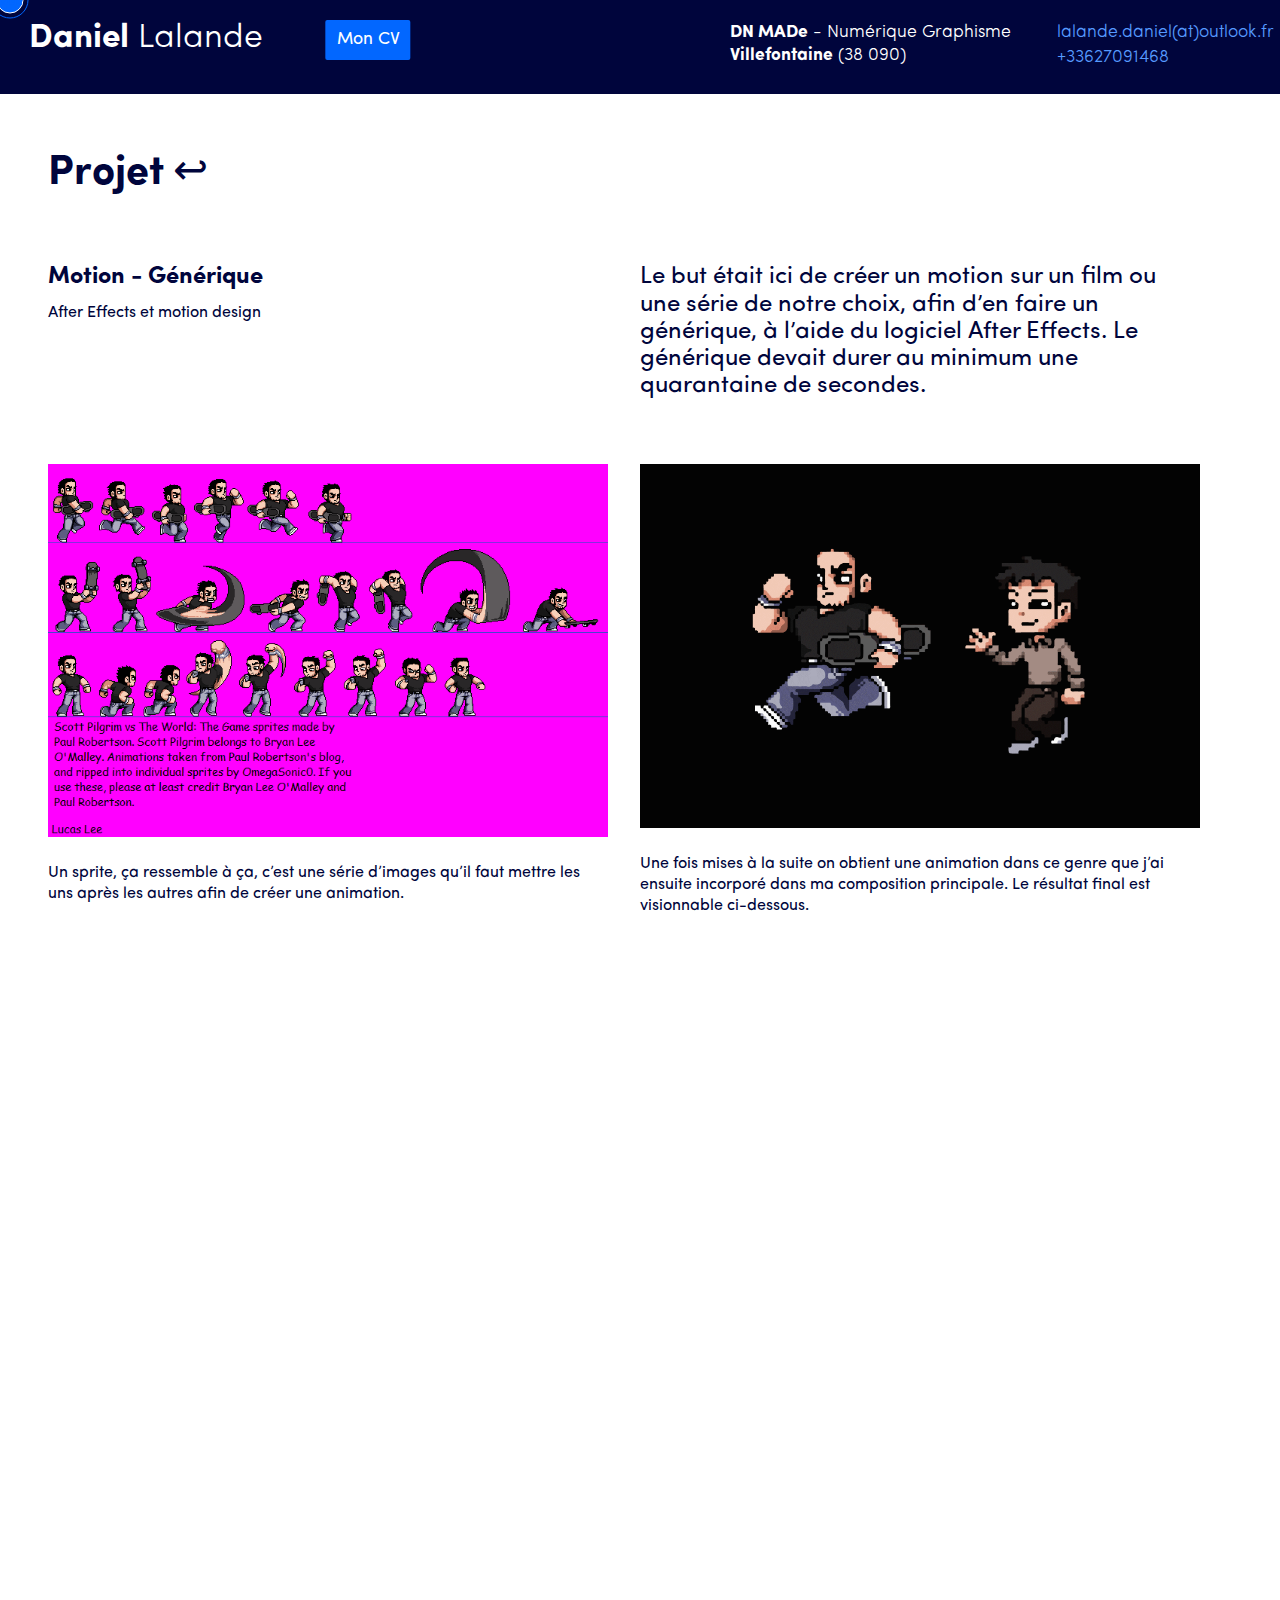
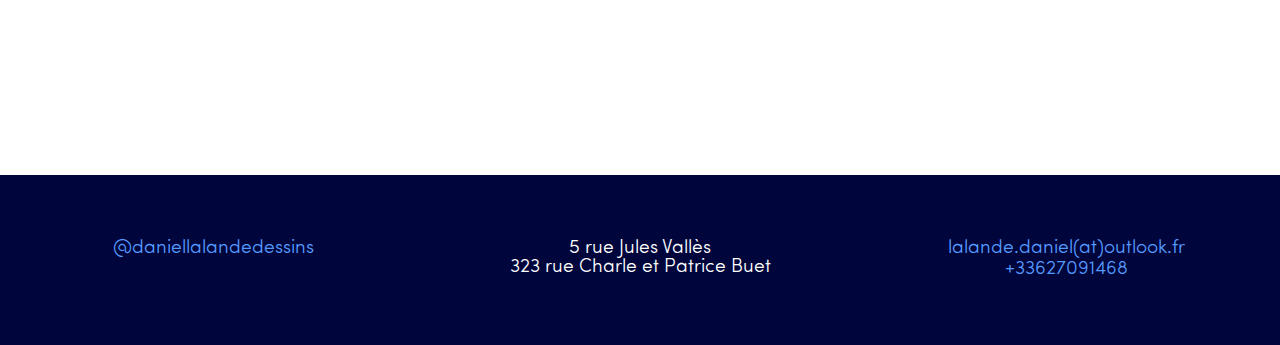
<file: motion-generique.html>
<!DOCTYPE html>
<html lang="fr">
<head>
    <meta charset="UTF-8">
    <meta http-equiv="X-UA-Compatible" content="IE=edge">
    <meta name="viewport" content="width=device-width, initial-scale=1.0">
    <title>Daniel Lalande - Book</title>

    <link rel="preconnect" href="https://fonts.gstatic.com">
    <link href="https://fonts.googleapis.com/css2?family=Heebo:wght@300;400;700&display=swap" rel="stylesheet">

    <link rel="stylesheet" href="css/reset.css">
    <link rel="stylesheet" href="css/styles.css">
    
    <link rel="apple-touch-icon" sizes="180x180" href="favicon/apple-touch-icon.png">
    <link rel="icon" type="image/png" sizes="32x32" href="favicon/favicon-32x32.png">
    <link rel="icon" type="image/png" sizes="16x16" href="favicon/favicon-16x16.png">
    <link rel="manifest" href="favicon/site.webmanifest">
    <link rel="mask-icon" href="favicon/safari-pinned-tab.svg" color="#5bbad5">
    <meta name="msapplication-TileColor" content="#da532c">
    <meta name="theme-color" content="#ffffff">
    
</head>
<body>
    <div class="inner-cursor"><div class="cursor-text">Cliquez !</div></div>
<div class="outer-cursor"></div>


    <header id= "menu">
         <div class="colonne1">
            <a class=home href="index.html"><h1><strong>Daniel</strong> Lalande</h1></a>
              <a href="https://drive.google.com/file/d/1_jjND_XtMRPq_346o0c2wc8d4qAmxowV/view?usp=sharing" class="cv" target="_blank">Mon CV</a>
            <a href="https://drive.google.com/file/d/1_jjND_XtMRPq_346o0c2wc8d4qAmxowV/view?usp=sharing" class="cv-responsive" id="cv-responsive-position"target="_blank">CV</a>
        </div>
            

        <div class ="colonne2">
            <ul class="info">
              <li><strong>DN MADe</strong> - Numérique Graphisme</li>
              <li><strong>Villefontaine</strong> (38 090)</li>
              </ul>
        </div>

         <div class ="colonne3">        
           <ul class="contact">
               <li><a href="mailto:lalande.daniel@outlook.fr" class="trait">lalande.daniel(at)outlook.fr</a></li>
                <li><a href="tel:0627091468" class="trait">+33627091468</a></li>
              </ul>
             
             <a href="mailto:lalande.daniel@outlook.fr" class="cv-responsive" id="mail-responsive">✉</a>
              <a href="tel:+33627091468" class="cv-responsive" id="tel-responsive">☏</a>
         </div>
    </header>

    <div class="placeholder"></div>

    <div class="main">
        <a href="index.html#y1" class="titre trait-blue" >Projet ↩</a><br><br>
        <div class="colonnes">
        <div class="colonne-left">
            <div class="demi-titre">Motion - Générique</div>
            <div class="sous-titre">After Effects et motion design</div>
            <!-- <a href="#" class="trait-bluelight demi-titre" >Testez le prototype Figma ici !</a>-->
            <div class="placeholder-colonne"></div> 
        </div>
        <div class="colonne-right">
            <p class="description-projets">Le but était ici de créer un motion sur un film ou une série de notre choix, afin d’en faire un générique, à l’aide du logiciel After Effects. Le générique devait durer au minimum une quarantaine de secondes.</p>
        </div>
        </div>
        
        <div class="colonnes">
            <div class="colonne-left">
                <img src="images/motion-generique/c6588315fd8730ad17aa15aa7d4ad223.png" alt="">
                <p class="sous-description-projets">Un sprite, ça ressemble à ça, c’est une série d’images qu’il faut mettre les uns après les autres afin de créer une animation.</p>
            </div>
            <div class="colonne-right">
                <img src="images/motion-generique/Lucas-LEE-attaque.gif" alt="">
                <p class="sous-description-projets">Une fois mises à la suite on obtient une animation dans ce genre que j’ai ensuite incorporé dans ma composition principale. Le résultat final est visionnable ci-dessous.</p>
        </div>
        </div>
        <div class="partie-video">
            <iframe width="100%" height="720" src="https://www.youtube.com/embed/qsmCgRUjJdI" frameborder="0" allow="accelerometer; autoplay; clipboard-write; encrypted-media; gyroscope; picture-in-picture" allowfullscreen></iframe>

        </div>

    


    </div>
     
    <footer>
        <div class="colonne-footer">
        <div class="colonne1-3">
          <div class="info-footer">
            <a href="https://www.instagram.com/daniellalandedessins/?hl=fr" target="_blank" class="trait">@daniellalandedessins</a>
          </div>
        </div>
        <div class="colonne2-3">
          <div class="info-footer">
            <li>5 rue Jules Vallès</li>
            <li>323 rue Charle et Patrice Buet</li>
          </div>
        </div>
        <div class="colonne3-3">
          <div class="info-footer">
            <li><a href="mailto:lalande.daniel@outlook.fr" class="trait">lalande.daniel(at)outlook.fr</a></li>
          <li><a href="tel:+33627091468" class="trait">+33627091468</a></li>
          </div>
        </div>
      </div>
      </footer>

    <script src="https://code.jquery.com/jquery-3.6.0.min.js" integrity="sha256-/xUj+3OJU5yExlq6GSYGSHk7tPXikynS7ogEvDej/m4=" crossorigin="anonymous"></script>
    <script src="js/sketch.js"></script>
    
    <script>
         $( document ).ready(function(){
        $( ".main" ).fadeIn(1500)
      });
    </script>
</body>
</html>
</file>
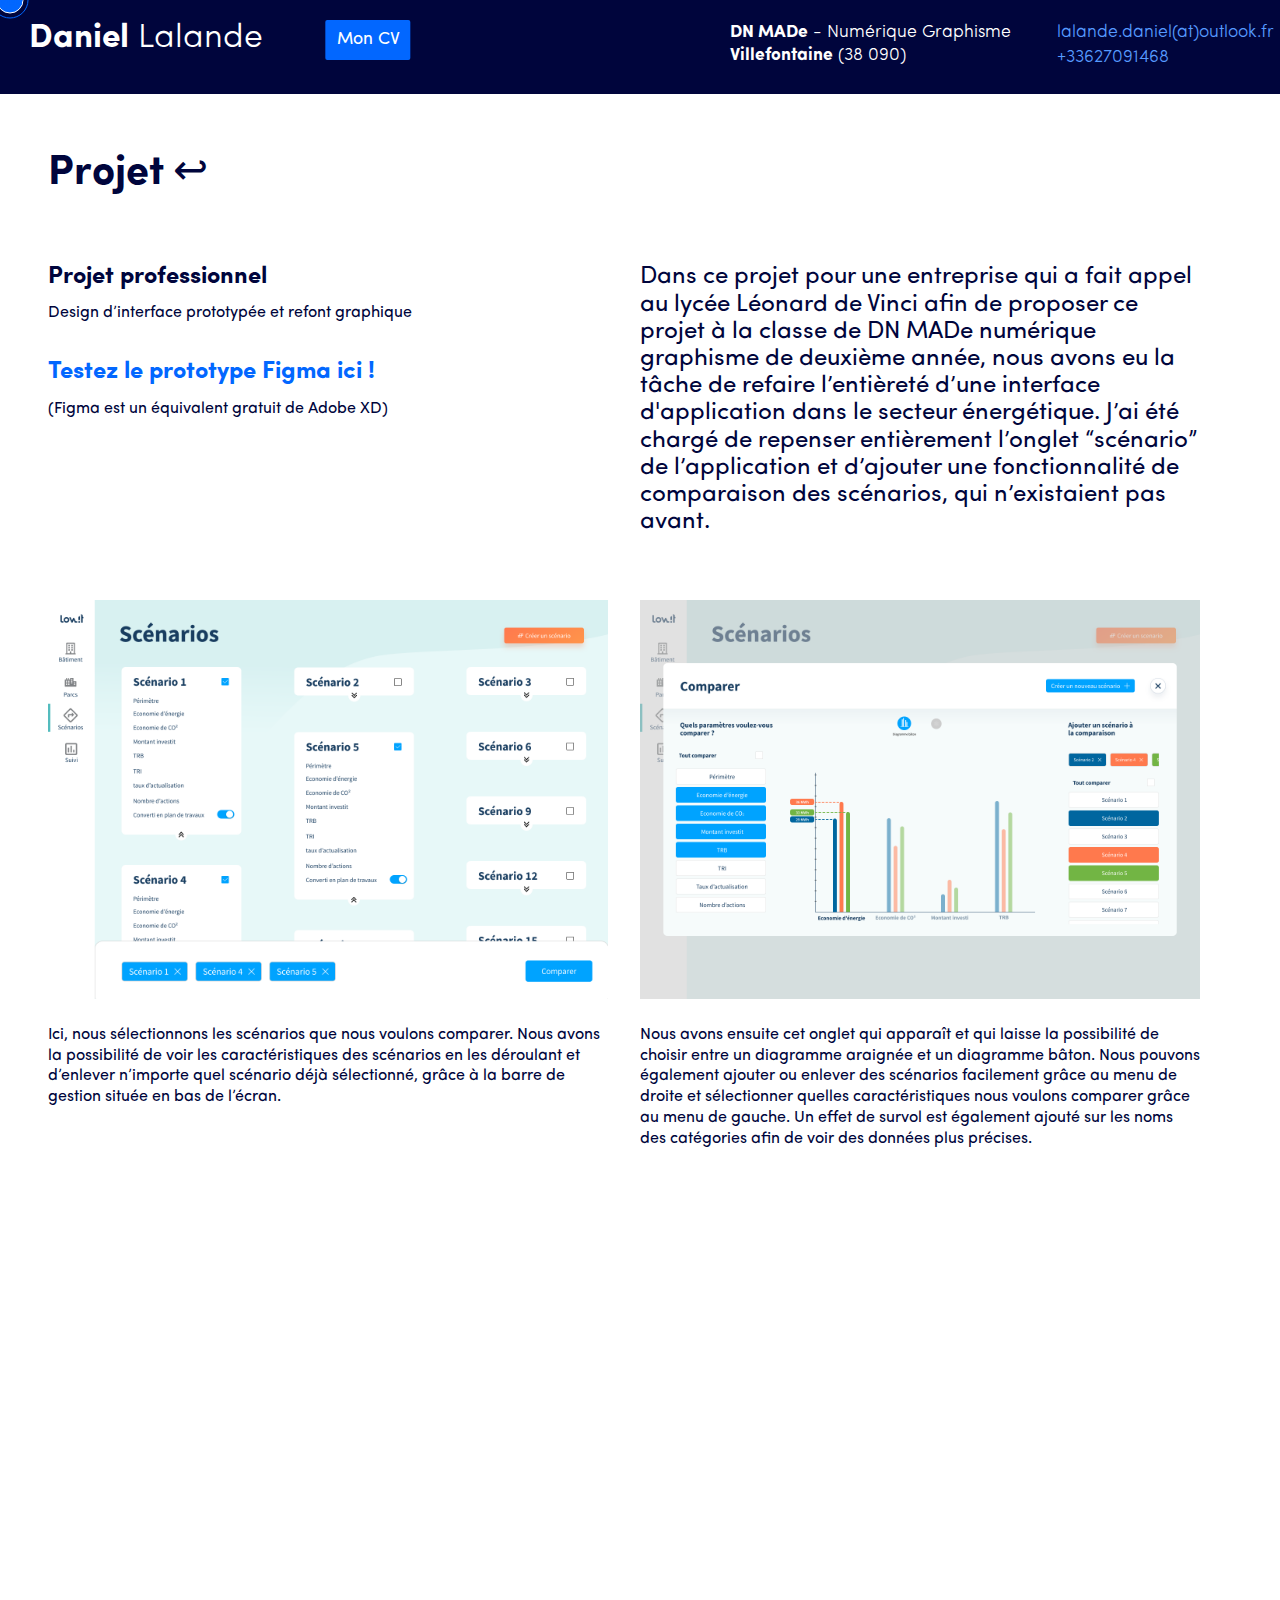
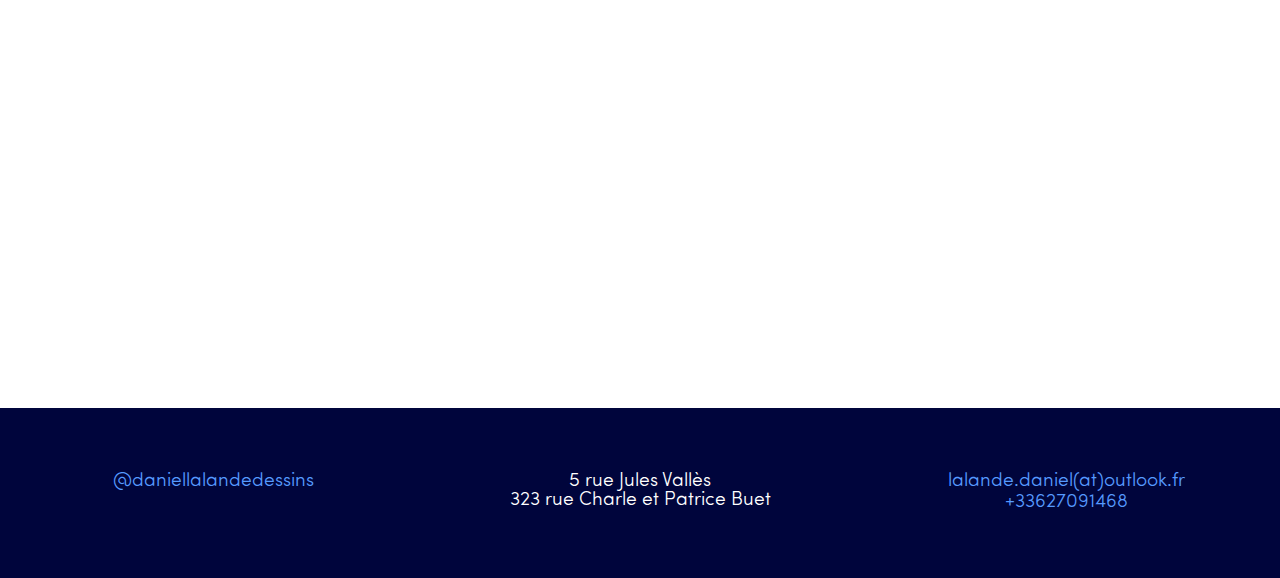
<file: Projet-pro.html>
<!DOCTYPE html>
<html lang="fr">
<head>
    <meta charset="UTF-8">
    <meta http-equiv="X-UA-Compatible" content="IE=edge">
    <meta name="viewport" content="width=device-width, initial-scale=1.0">
    <title>Daniel Lalande - Book</title>

    <link rel="preconnect" href="https://fonts.gstatic.com">
    <link href="https://fonts.googleapis.com/css2?family=Heebo:wght@300;400;700&display=swap" rel="stylesheet">

    <link rel="stylesheet" href="css/reset.css">
    <link rel="stylesheet" href="css/styles.css">
    
    <link rel="apple-touch-icon" sizes="180x180" href="favicon/apple-touch-icon.png">
    <link rel="icon" type="image/png" sizes="32x32" href="favicon/favicon-32x32.png">
    <link rel="icon" type="image/png" sizes="16x16" href="favicon/favicon-16x16.png">
    <link rel="manifest" href="favicon/site.webmanifest">
    <link rel="mask-icon" href="favicon/safari-pinned-tab.svg" color="#5bbad5">
    <meta name="msapplication-TileColor" content="#da532c">
    <meta name="theme-color" content="#ffffff">
    
</head>
<body>
    <div class="inner-cursor"><div class="cursor-text">Cliquez !</div></div>
<div class="outer-cursor"></div>


    <header id= "menu">
        <div class="colonne1">
            <a class=home href="index.html"><h1><strong>Daniel</strong> Lalande</h1></a>
              <a href="https://drive.google.com/file/d/1_jjND_XtMRPq_346o0c2wc8d4qAmxowV/view?usp=sharing" class="cv" target="_blank">Mon CV</a>
        </div>
            

        <div class ="colonne2">
            <ul class="info">
              <li><strong>DN MADe</strong> - Numérique Graphisme</li>
              <li><strong>Villefontaine</strong> (38 090)</li>
              </ul>
        </div>

         <div class ="colonne3">        
           <ul class="contact">
               <li><a href="mailto:lalande.daniel@outlook.fr" class="trait">lalande.daniel(at)outlook.fr</a></li>
                <li><a href="tel:0627091468" class="trait">+33627091468</a></li>
              </ul>
         </div>
    </header>

    <div class="placeholder"></div>

    <div class="main">
        <a href="index.html#y1" class="titre trait-blue" >Projet ↩</a><br><br>
        <div class="colonnes">
        <div class="colonne-left">
            <div class="demi-titre">Projet professionnel</div>
            <div class="sous-titre">Design d’interface prototypée et refont graphique</div>
            <a href="https://www.figma.com/proto/dQqYkanOjvU5oepr7FiuzU/Projet-professionnel?node-id=1%3A789&viewport=733%2C438%2C0.06397548317909241&scaling=min-zoom" target="_blank" class="trait-bluelight demi-titre" >Testez le prototype Figma ici !</a>
            <div class="sous-titre">(Figma est un équivalent gratuit de Adobe XD)</div>
            <div class="placeholder-colonne"></div>
        </div>
        <div class="colonne-right">
            <p class="description-projets">Dans ce projet pour une entreprise qui a fait appel au lycée Léonard de Vinci afin de proposer ce projet à la classe de DN MADe numérique graphisme de deuxième année, nous avons eu la tâche de refaire l’entièreté d’une interface d'application dans le secteur énergétique. J’ai été chargé de repenser entièrement l’onglet “scénario” de l’application et d’ajouter une fonctionnalité de comparaison des scénarios, qui n’existaient pas avant.</p>
        </div>
        </div>
        
        <div class="colonnes">
            <div class="colonne-left">
                <img src="images/projet-perso/ecran-scenario.png" alt="">
                <p class="sous-description-projets">Ici, nous sélectionnons les scénarios que nous voulons comparer. Nous avons la possibilité de voir les caractéristiques des scénarios en les déroulant et d’enlever n’importe quel scénario déjà sélectionné, grâce à la barre de gestion située en bas de l’écran.</p>
            </div>
            <div class="colonne-right">
                <img src="images/projet-perso/image-projet-pro.png" alt="">
                <p class="sous-description-projets">Nous avons ensuite cet onglet qui apparaît et qui laisse la possibilité de choisir entre un diagramme araignée et un diagramme bâton. Nous pouvons également ajouter ou enlever des scénarios facilement grâce au menu de droite et sélectionner quelles caractéristiques nous voulons comparer grâce au menu de gauche. Un effet de survol est également ajouté sur les noms des catégories afin de voir des données plus précises.</p>
        </div>
        </div>
        <div class="partie-video">
                <iframe width="100%" height=720 src="https://www.youtube.com/embed/tBbRO4CpLfU" frameborder="0" allow="accelerometer; autoplay; clipboard-write; encrypted-media; gyroscope; picture-in-picture" allowfullscreen></iframe>

        </div>

        


    </div>
    <footer>
        <div class="colonne-footer">
        <div class="colonne1-3">
          <div class="info-footer">
            <a href="https://www.instagram.com/daniellalandedessins/?hl=fr" target="_blank" class="trait">@daniellalandedessins</a>
          </div>
        </div>
        <div class="colonne2-3">
          <div class="info-footer">
            <li>5 rue Jules Vallès</li>
            <li>323 rue Charle et Patrice Buet</li>
          </div>
        </div>
        <div class="colonne3-3">
          <div class="info-footer">
            <li><a href="mailto:lalande.daniel@outlook.fr" class="trait">lalande.daniel(at)outlook.fr</a></li>
          <li><a href="tel:+33627091468" class="trait">+33627091468</a></li>
          </div>
        </div>
      </div>
      </footer>

    <script src="https://code.jquery.com/jquery-3.6.0.min.js" integrity="sha256-/xUj+3OJU5yExlq6GSYGSHk7tPXikynS7ogEvDej/m4=" crossorigin="anonymous"></script>
    <script src="js/sketch.js"></script>
    
    <script>
         $( document ).ready(function(){
        $( ".main" ).fadeIn(1500)
      });
    </script>
</body>
</html>
</file>
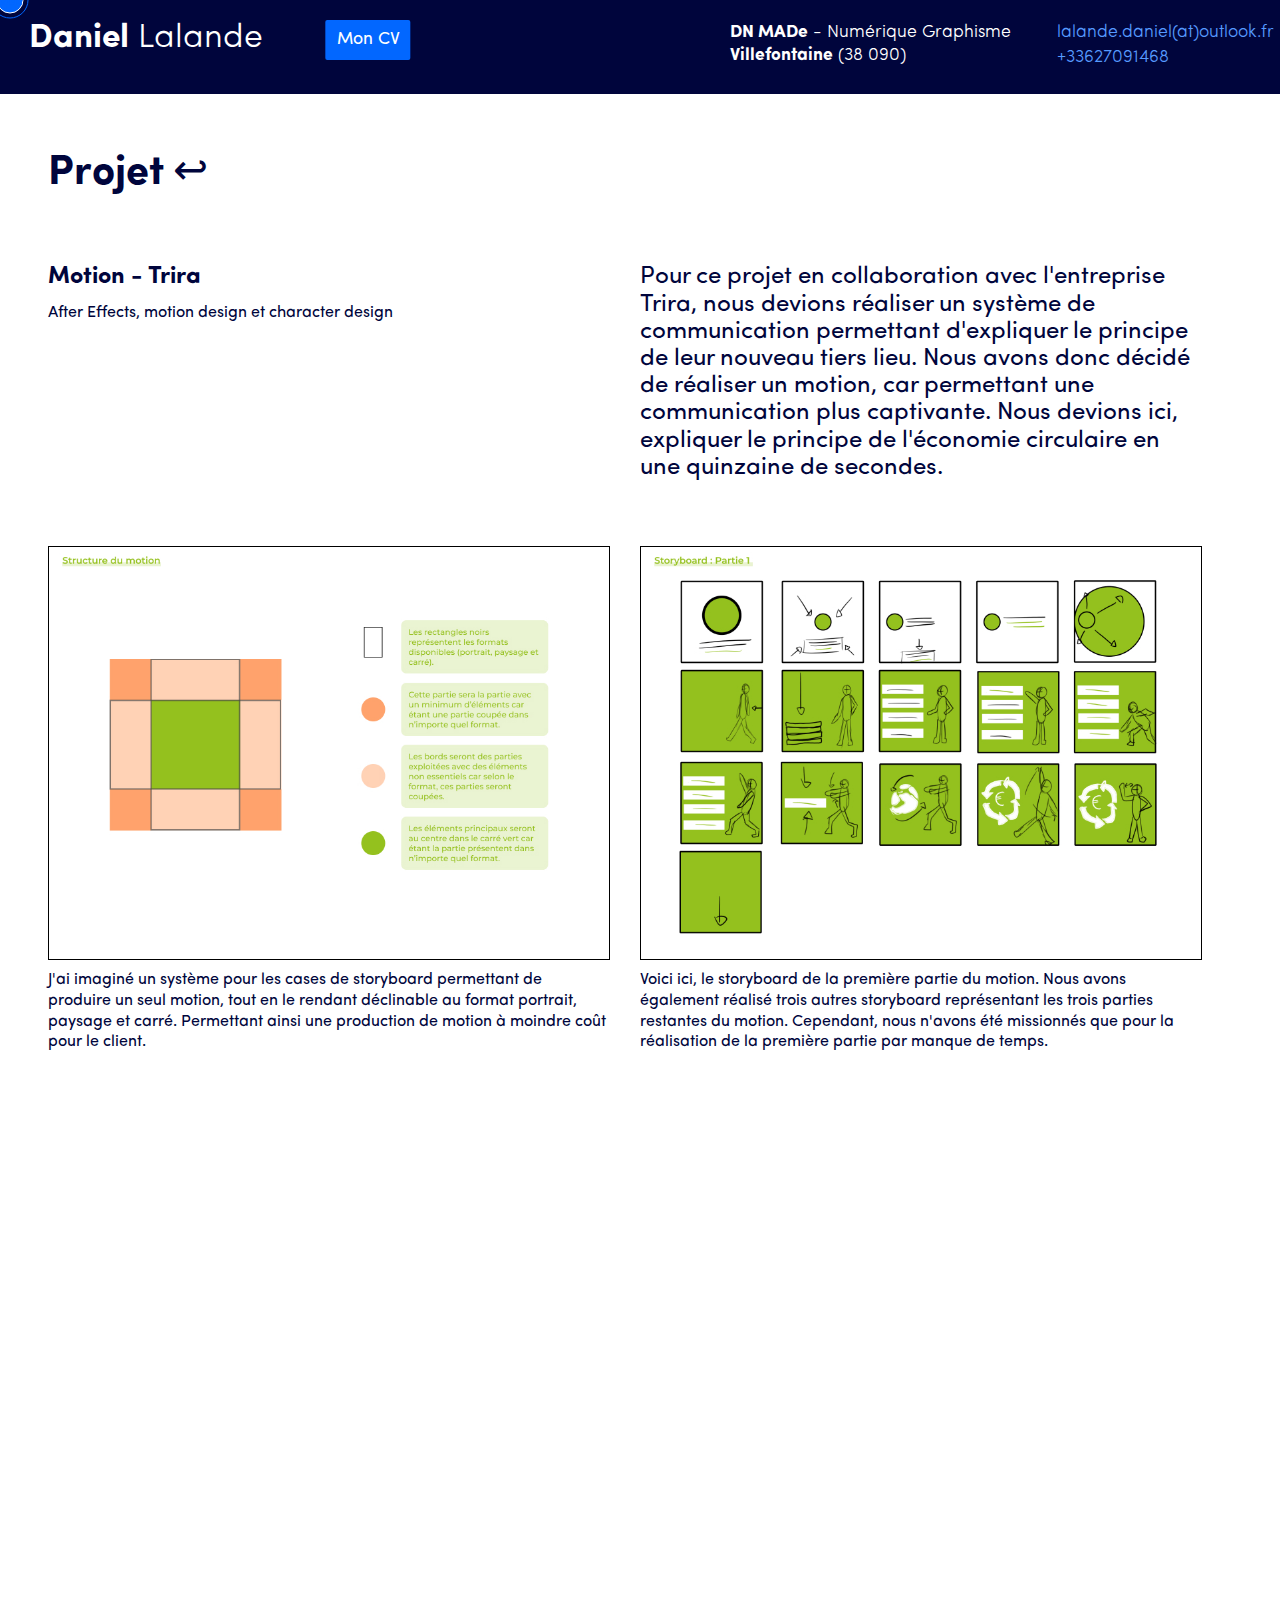
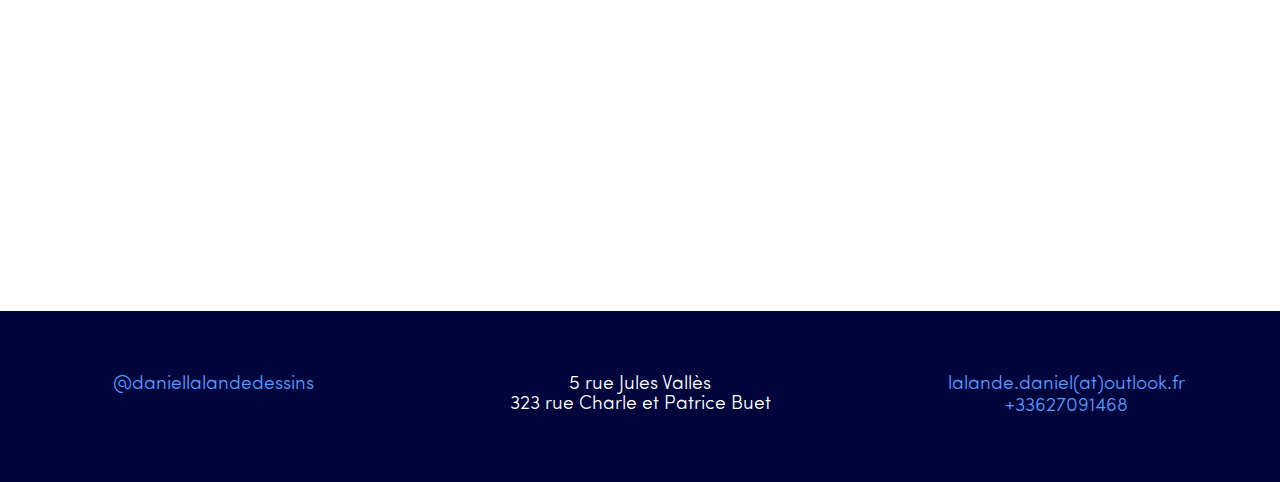
<file: trira.html>
<!DOCTYPE html>
<html lang="fr">
<head>
    <meta charset="UTF-8">
    <meta http-equiv="X-UA-Compatible" content="IE=edge">
    <meta name="viewport" content="width=device-width, initial-scale=1.0">
    <title>Daniel Lalande - Book</title>

    <link rel="preconnect" href="https://fonts.gstatic.com">
    <link href="https://fonts.googleapis.com/css2?family=Heebo:wght@300;400;700&display=swap" rel="stylesheet">

    <link rel="stylesheet" href="css/reset.css">
    <link rel="stylesheet" href="css/styles.css">
    
    <link rel="apple-touch-icon" sizes="180x180" href="favicon/apple-touch-icon.png">
    <link rel="icon" type="image/png" sizes="32x32" href="favicon/favicon-32x32.png">
    <link rel="icon" type="image/png" sizes="16x16" href="favicon/favicon-16x16.png">
    <link rel="manifest" href="favicon/site.webmanifest">
    <link rel="mask-icon" href="favicon/safari-pinned-tab.svg" color="#5bbad5">
    <meta name="msapplication-TileColor" content="#da532c">
    <meta name="theme-color" content="#ffffff">
    
</head>
<body>
    <div class="inner-cursor"><div class="cursor-text">Cliquez !</div></div>
<div class="outer-cursor"></div>


    <header id= "menu">
         <div class="colonne1">
            <a class=home href="index.html"><h1><strong>Daniel</strong> Lalande</h1></a>
              <a href="https://drive.google.com/file/d/1_jjND_XtMRPq_346o0c2wc8d4qAmxowV/view?usp=sharing" class="cv" target="_blank">Mon CV</a>
            <a href="https://drive.google.com/file/d/1_jjND_XtMRPq_346o0c2wc8d4qAmxowV/view?usp=sharing" class="cv-responsive" id="cv-responsive-position"target="_blank">CV</a>
        </div>
            

        <div class ="colonne2">
            <ul class="info">
              <li><strong>DN MADe</strong> - Numérique Graphisme</li>
              <li><strong>Villefontaine</strong> (38 090)</li>
              </ul>
        </div>

         <div class ="colonne3">        
           <ul class="contact">
               <li><a href="mailto:lalande.daniel@outlook.fr" class="trait">lalande.daniel(at)outlook.fr</a></li>
                <li><a href="tel:0627091468" class="trait">+33627091468</a></li>
              </ul>
             
             <a href="mailto:lalande.daniel@outlook.fr" class="cv-responsive" id="mail-responsive">✉</a>
              <a href="tel:+33627091468" class="cv-responsive" id="tel-responsive">☏</a>
         </div>
    </header>

    <div class="placeholder"></div>

    <div class="main">
        <a href="index.html#y1" class="titre trait-blue" >Projet ↩</a><br><br>
        <div class="colonnes">
        <div class="colonne-left">
            <div class="demi-titre">Motion - Trira</div>
            <div class="sous-titre">After Effects, motion design et character design</div>
            <div class="placeholder-colonne"></div> 
        </div>
        <div class="colonne-right">
            <p class="description-projets">Pour ce projet en collaboration avec l'entreprise Trira, nous devions réaliser un système de communication permettant d'expliquer le principe de leur nouveau tiers lieu. Nous avons donc décidé de réaliser un motion, car permettant une communication plus captivante. Nous devions ici, expliquer le principe de l'économie circulaire en une quinzaine de secondes.</p>
        </div>
        </div>
        
      <div class="colonnes">
            <div class="colonne-left">
                <img src="images/trira/storyboard-case.jpg" alt="" style="border: solid 1px black;">
                <p class="sous-description-projets">J'ai imaginé un système pour les cases de storyboard permettant de produire un seul motion, tout en le rendant déclinable au format portrait, paysage et carré. Permettant ainsi une production de motion à moindre coût pour le client.</p>
            </div>
            <div class="colonne-right">
                <img src="images/trira/storyboard.jpg" alt="" style="border: solid 1px black;">
                <p class="sous-description-projets">Voici ici, le storyboard de la première partie du motion. Nous avons également réalisé trois autres storyboard représentant les trois parties restantes du motion. Cependant, nous n'avons été missionnés que pour la réalisation de la première partie par manque de temps.</p>
        </div>
        </div>
        <div class="partie-video">
            <iframe width="100%" height="720" src="https://www.youtube.com/embed/VQ3FjZicpQg" frameborder="0" allow="accelerometer; autoplay; clipboard-write; encrypted-media; gyroscope; picture-in-picture" allowfullscreen></iframe>
             

        </div>
       
    



    </div>
     
    <footer>
        <div class="colonne-footer">
        <div class="colonne1-3">
          <div class="info-footer">
            <a href="https://www.instagram.com/daniellalandedessins/?hl=fr" target="_blank" class="trait">@daniellalandedessins</a>
          </div>
        </div>
        <div class="colonne2-3">
          <div class="info-footer">
            <li>5 rue Jules Vallès</li>
            <li>323 rue Charle et Patrice Buet</li>
          </div>
        </div>
        <div class="colonne3-3">
          <div class="info-footer">
            <li><a href="mailto:lalande.daniel@outlook.fr" class="trait">lalande.daniel(at)outlook.fr</a></li>
          <li><a href="tel:+33627091468" class="trait">+33627091468</a></li>
          </div>
        </div>
      </div>
      </footer>

    <script src="https://code.jquery.com/jquery-3.6.0.min.js" integrity="sha256-/xUj+3OJU5yExlq6GSYGSHk7tPXikynS7ogEvDej/m4=" crossorigin="anonymous"></script>
    <script src="js/sketch.js"></script>
    
    <script>
         $( document ).ready(function(){
        $( ".main" ).fadeIn(1500)
      });
    </script>
</body>
</html>
</file>
<file: css/styles.css>
*{
  cursor:none;
  
}
html{
  scroll-behavior: smooth;
	max-width:1300px;
	position:absolute;
}

@font-face {
    font-family: SofiaLight;
    src: url(../font/Sofia_Pro_Light.otf);
  }

  @font-face {
    font-family: SofiaBold;
    src: url(../font/Sofia_Pro_Bold.otf);
  }

  @font-face {
    font-family: SofiaRegular;
    src: url(../font/Sofia_Pro_Regular.otf);
  }
  
  @font-face {
    font-family: SofiaBoldItalic;
    src: url(../font/Sofia_Pro_Bold_Italic.otf);
  }
  @font-face {
    font-family: SofiaExtraLight;
    src: url(../font/Sofia_Pro_ExtraLight.otf);
  }

  @font-face {
    font-family: SofiaExtraLightItalic;
    src: url(../font/Sofia_Pro_ExtraLight_Italic.otf);
  }

  @font-face {
    font-family: SofiaLightItalic;
    src: url(../font/Sofia_Pro_Light_Italic.otf);
  }

  @font-face {
    font-family: SofiaRegularItalic;
    src: url(../font/Sofia_Pro_Regular_Italic.otf);
  }

  @font-face {
    font-family: SofiaSemiBold;
    src: url(../font/Sofia_Pro_Semi_Bold.otf);
  }

  @font-face {
    font-family: SofiaSemiBoldItalic;
    src: url(../font/Sofia_Pro_Semi_Bold_Italic.otf);
  }

  :root{
      --bluedark: #00053c;
      --bluelight : #0267ff;
      --bluelink :#569aff;
      --TypoLight : "SofiaLight", sans-serif;
      --TypoLightItalic : "SofiaLightItalic", sans-serif;
      --TypoRegular : "SofiaRegular", sans-serif;
      --TypoRegularItalic : "SofiaRegularItalic", sans-serif;
      --TypoSemiBold : "SofiaSemiBold", sans-serif;
      --TypoSemiBoldItalic: "SofiaSemiBoldItalic", sans-serif;
      --TypoBold : "SofiaBold", sans-serif;
      --TypoBoldItalic : "SofiaBoldItalic", sans-serif;
      --TypoExtraLight : "SofiaExtraLight", sans-serif;
      --TypoExtraLightItalic :"SofiaExtraLightItalic", sans-serif;
      --margin: 32px;
  }

  .loading{
    position: fixed;
    width: 100%;
    height: 100%;
    text-align: center;
    background-color: var(--bluedark);
    font-size: 1.4rem;
    font-family: var(--TypoLight);
    color: white;
    z-index: 10000;
  }

  .windows8 {
    position: fixed;
    top: 68%;
    left: 50%;
    width: 60px;
    height:60px;
    margin:auto;
    transform: translateX(-50%);
  }
  
  .windows8 .wBall {
    position: absolute;
    width: 57px;
    height: 57px;
    opacity: 0;
    transform: rotate(225deg);
      -o-transform: rotate(225deg);
      -ms-transform: rotate(225deg);
      -webkit-transform: rotate(225deg);
      -moz-transform: rotate(225deg);
    animation: orbit 4.2325s infinite;
      -o-animation: orbit 4.2325s infinite;
      -ms-animation: orbit 4.2325s infinite;
      -webkit-animation: orbit 4.2325s infinite;
      -moz-animation: orbit 4.2325s infinite;
  }
  
  .windows8 .wBall .wInnerBall{
   
    width: 7px;
    height: 7px;
    background: var(--bluelight);
    left:0px;
    top:0px;
    border-radius: 7px;
  }
  
  .windows8 #wBall_1 {
    animation-delay: 0.926s;
      -o-animation-delay: 0.926s;
      -ms-animation-delay: 0.926s;
      -webkit-animation-delay: 0.926s;
      -moz-animation-delay: 0.926s;
  }
  
  .windows8 #wBall_2 {
    animation-delay: 0.183s;
      -o-animation-delay: 0.183s;
      -ms-animation-delay: 0.183s;
      -webkit-animation-delay: 0.183s;
      -moz-animation-delay: 0.183s;
  }
  
  .windows8 #wBall_3 {
    animation-delay: 0.3665s;
      -o-animation-delay: 0.3665s;
      -ms-animation-delay: 0.3665s;
      -webkit-animation-delay: 0.3665s;
      -moz-animation-delay: 0.3665s;
  }
  
  .windows8 #wBall_4 {
    animation-delay: 0.5495s;
      -o-animation-delay: 0.5495s;
      -ms-animation-delay: 0.5495s;
      -webkit-animation-delay: 0.5495s;
      -moz-animation-delay: 0.5495s;
  }
  
  .windows8 #wBall_5 {
    animation-delay: 0.743s;
      -o-animation-delay: 0.743s;
      -ms-animation-delay: 0.743s;
      -webkit-animation-delay: 0.743s;
      -moz-animation-delay: 0.743s;
  }
  
  
  
  @keyframes orbit {
    0% {
      opacity: 1;
      z-index:99;
      transform: rotate(180deg);
      animation-timing-function: ease-out;
    }
  
    7% {
      opacity: 1;
      transform: rotate(300deg);
      animation-timing-function: linear;
      origin:0%;
    }
  
    30% {
      opacity: 1;
      transform:rotate(410deg);
      animation-timing-function: ease-in-out;
      origin:7%;
    }
  
    39% {
      opacity: 1;
      transform: rotate(645deg);
      animation-timing-function: linear;
      origin:30%;
    }
  
    70% {
      opacity: 1;
      transform: rotate(770deg);
      animation-timing-function: ease-out;
      origin:39%;
    }
  
    75% {
      opacity: 1;
      transform: rotate(900deg);
      animation-timing-function: ease-out;
      origin:70%;
    }
  
    76% {
    opacity: 0;
      transform:rotate(900deg);
    }
  
    100% {
    opacity: 0;
      transform: rotate(900deg);
    }
  }
  
  @-o-keyframes orbit {
    0% {
      opacity: 1;
      z-index:99;
      -o-transform: rotate(180deg);
      -o-animation-timing-function: ease-out;
    }
  
    7% {
      opacity: 1;
      -o-transform: rotate(300deg);
      -o-animation-timing-function: linear;
      -o-origin:0%;
    }
  
    30% {
      opacity: 1;
      -o-transform:rotate(410deg);
      -o-animation-timing-function: ease-in-out;
      -o-origin:7%;
    }
  
    39% {
      opacity: 1;
      -o-transform: rotate(645deg);
      -o-animation-timing-function: linear;
      -o-origin:30%;
    }
  
    70% {
      opacity: 1;
      -o-transform: rotate(770deg);
      -o-animation-timing-function: ease-out;
      -o-origin:39%;
    }
  
    75% {
      opacity: 1;
      -o-transform: rotate(900deg);
      -o-animation-timing-function: ease-out;
      -o-origin:70%;
    }
  
    76% {
    opacity: 0;
      -o-transform:rotate(900deg);
    }
  
    100% {
    opacity: 0;
      -o-transform: rotate(900deg);
    }
  }
  
  @-ms-keyframes orbit {
    0% {
      opacity: 1;
      z-index:99;
      -ms-transform: rotate(180deg);
      -ms-animation-timing-function: ease-out;
    }
  
    7% {
      opacity: 1;
      -ms-transform: rotate(300deg);
      -ms-animation-timing-function: linear;
      -ms-origin:0%;
    }
  
    30% {
      opacity: 1;
      -ms-transform:rotate(410deg);
      -ms-animation-timing-function: ease-in-out;
      -ms-origin:7%;
    }
  
    39% {
      opacity: 1;
      -ms-transform: rotate(645deg);
      -ms-animation-timing-function: linear;
      -ms-origin:30%;
    }
  
    70% {
      opacity: 1;
      -ms-transform: rotate(770deg);
      -ms-animation-timing-function: ease-out;
      -ms-origin:39%;
    }
  
    75% {
      opacity: 1;
      -ms-transform: rotate(900deg);
      -ms-animation-timing-function: ease-out;
      -ms-origin:70%;
    }
  
    76% {
    opacity: 0;
      -ms-transform:rotate(900deg);
    }
  
    100% {
    opacity: 0;
      -ms-transform: rotate(900deg);
    }
  }
  
  @-webkit-keyframes orbit {
    0% {
      opacity: 1;
      z-index:99;
      -webkit-transform: rotate(180deg);
      -webkit-animation-timing-function: ease-out;
    }
  
    7% {
      opacity: 1;
      -webkit-transform: rotate(300deg);
      -webkit-animation-timing-function: linear;
      -webkit-origin:0%;
    }
  
    30% {
      opacity: 1;
      -webkit-transform:rotate(410deg);
      -webkit-animation-timing-function: ease-in-out;
      -webkit-origin:7%;
    }
  
    39% {
      opacity: 1;
      -webkit-transform: rotate(645deg);
      -webkit-animation-timing-function: linear;
      -webkit-origin:30%;
    }
  
    70% {
      opacity: 1;
      -webkit-transform: rotate(770deg);
      -webkit-animation-timing-function: ease-out;
      -webkit-origin:39%;
    }
  
    75% {
      opacity: 1;
      -webkit-transform: rotate(900deg);
      -webkit-animation-timing-function: ease-out;
      -webkit-origin:70%;
    }
  
    76% {
    opacity: 0;
      -webkit-transform:rotate(900deg);
    }
  
    100% {
    opacity: 0;
      -webkit-transform: rotate(900deg);
    }
  }
  
  @-moz-keyframes orbit {
    0% {
      opacity: 1;
      -moz-transform: rotate(180deg);
      -moz-animation-timing-function: ease-out;
    }
  
    7% {
      opacity: 1;
      -moz-transform: rotate(300deg);
      -moz-animation-timing-function: linear;
      -moz-origin:0%;
    }
  
    30% {
      opacity: 1;
      -moz-transform:rotate(410deg);
      -moz-animation-timing-function: ease-in-out;
      -moz-origin:7%;
    }
  
    39% {
      opacity: 1;
      -moz-transform: rotate(645deg);
      -moz-animation-timing-function: linear;
      -moz-origin:30%;
    }
  
    70% {
      opacity: 1;
      -moz-transform: rotate(770deg);
      -moz-animation-timing-function: ease-out;
      -moz-origin:39%;
    }
  
    75% {
      opacity: 1;
      -moz-transform: rotate(900deg);
      -moz-animation-timing-function: ease-out;
      -moz-origin:70%;
    }
  
    76% {
    opacity: 0;
      -moz-transform:rotate(900deg);
    }
  
    100% {
    opacity: 0;
      -moz-transform: rotate(900deg);
    }
  }

  .loading span{
    position: fixed;
    top: 50%;
    right: 50%;
    transform: translateY(-50%) translateX(50%);
  }

  .loading strong{
    font-size: 3rem;
  }

  .inner-cursor{
    position : fixed;
    left: 10px;
    width: 25px;
    height: 25px;
    background-color:#0167ff;
    color: var(--bluelight);
    transform: translate(-50%, -50%);
    border-radius: 50%;
    pointer-events: none;
    transition:cubic-bezier(.35,1.95,0,.78), width 0.4s, height 0.4s;
    z-index: 1000;
    border: solid 1px white;
    overflow: hidden;
    z-index: 100000;
    

  }

  .cursor-text{
    transition: 0.2s ease-in;
    position: absolute;
    top: 50%;
    left: 50%;
    transform: translateX(-50%) translateY(-50%);
    font-family: var(--TypoSemiBoldItalic);
    white-space: nowrap;
    text-align: center;
  }
  
  .inner-cursor.grow{
    background-color: rgba(255, 115, 0, 0.8);
    mix-blend-mode:inherit;
    width: 125px;
    height: 125px;
    color: white;
    transition-timing-function: cubic-bezier(.66,1.87,0,.77);
    z-index: 100000;
    
  }
  
  .outer-cursor{
    position: fixed;
    left: 10px;
    width: 35px;
    height: 35px;
    transform: translate(-50%, -50%);
    border: 1px solid #0167ff;
    border-radius: 50% ;
    pointer-events: none;
    transition: 0.08s;
    z-index: 100000;
  }
  
  .outer-cursor.disapear{
    transition: 0.4s;
    opacity:0;
  }

  p{
    font-size: 1.7rem;
    font-family: var(--TypoBold); 
    color: var(--bluedark);
  }

  h1{
    font-size: 2.1rem;
    font-family: var(--TypoLight);
  }
  strong{
    font-family: var(--TypoBold);
  }
 hr{
  margin-top : 3.5rem;
  color: var(--bluedark);
  line-height: 0.2rem;
 }
  .placeholder{
    height: 10rem;
    
  }

 body{
     font-family: var(--TypoLight);
     color: var(--bluedark);
     overflow-x: hidden;
    
     
 }
 .main{
   padding-right: 3rem;
   padding-left: 3rem;
   line-height: 1.7rem;
 }

 

 a{
    text-decoration: none;
    color: var(--bluelink);
 }

 li{
     list-style-type: none;
  
 }


 #menu{
   width: 100%;
   display: flex;
   position: fixed;
   background-color: var(--bluedark);
   padding :1.4rem 1.8rem 1.4rem 1.8rem;
   z-index: 100;
 }







  /*colonne 1*/
.colonne1{
  width:75%;
  float: left;
  display: flex;
  height: 2.5rem;
}

.home{
  color: white;
}
.cv{
  top: 2.5rem;
  left: 20rem;
  position: fixed;
  margin-left: 3rem;
  border-radius :2px;
  font-size:1.1rem;
  font-family: var(--TypoRegular);
  background-color:var(--bluelight) ;
  transform: translateX(-50%) translateY(-50%);
  transition:all 300ms ease;
  color: white;
  padding:0.7rem 0.7rem 0.7rem 0.7rem;
}

.cv:hover{
  transition:all 300ms ease;
  background-color: var(--bluelink);
  
}

.cv-responsive{

  
  border-radius: 100px;
  font-size: 1.4rem;
  font-family: var(--TypoRegular);
  background-color: var(--bluelight);
  transform: translateX(-50%) translateY(-50%);
  transition: all 300ms ease;
  color: white;
  box-shadow: 1px -1px 8px 4px rgb(0, 5, 60, 0.35);;
  display: none;
  transition: 0.2s ease-in;
}


#mail-responsive{
  position: fixed;
  bottom: 1%;
  left: 14%;
  padding: 20px 20px;
}

#tel-responsive{
  position: fixed;
  bottom: 12%;
  left: 14%;
  padding: 20px 20px;
}


 /*colonne 2*/
.colonne2{
  width:35%;
  color: white;
}

.info{
  font-size: 1.1rem;
  line-height: 1.4rem;
  margin-right: 1.875rem;
}






 /*colonne 3*/
.colonne3{
  width:27%;
}

.contact{
  font-size: 1.1rem;
  line-height: 1.4rem;
}

.trait{
	transition: 0.2s all;
    white-space: nowrap;
    display: inline-block
}
.trait:hover{
    transition: 0.2s all;
	color: white;
    
}
.trait::after{
	  content: '';
    display: block;
    width: 0;
    height:2px;
    background-color: white;
    transition: width .3s ease-out;
}
.trait:hover::after{
	width:100%;
    transition: width .3s ease-out;
}



.trait-bluelight{
	transition: 0.2s all;
    white-space: nowrap;
    display: inline-block;
    color: var(--bluelight)  !important;
}
.trait-bluelight:hover{
    transition: 0.2s all;
	color: var(--bluelink)  !important;
    
}
.trait-bluelight::after{
	  content: '';
    display: block;
    width: 0;
    height:2px;
    background-color: var(--bluelink);
    transition: width .3s ease-out;
}
.trait-bluelight:hover::after{
	width:100%;
    transition: width .3s ease-out;
}


/*Informations CV*/
.presentation{
  width: 66.6%;
  padding-bottom: 4rem;
}
.mis-en-valeur{
  color: var(--bluelight);
}

.info-cv{
  display: flex;
}

.titre{
  font-size: 2.6rem;
  font-family: var(--TypoBold);
  padding-bottom: 2.5rem;
  color: var(--bluedark);
}
.blocs-cv{
  width: 32.3%;
  padding-right: 2rem;
  padding-bottom: 4rem;
}
.content-cv{
  padding:1.2rem 0rem 1.2rem 1.2rem;
  background-color: var(--bluelight);
  color: white;
  border-radius: 5px;
  font-size: 1.2rem;
}
.duree{
  font-size: 1rem;
  line-height: 1.4rem;
}

.perso {
    position:absolute;
    left:85%;
    top:35%;
  }

  .body{
    position:absolute;
    top:35%;
    left: 85%;
    transform: translate(-50%, -50%);
      overflow: hidden;
  }

  .face{
      position: absolute;
    top:35%;
    left: 85%;
    transform: translate(-50%, -50%);
}






.images-projets{
  display: flex;
  flex-wrap: wrap;
  align-items: stretch;
  justify-content: space-between;
  
}

.link{
 flex: 0 1 calc((100% - 24px - 24px) / 3);
 display:block;
 margin-bottom: 24px;
 line-height: 0;
 
}

.container {
  position: relative;
  height: 100%;
  
}

.image {
  

  max-width:100%;
  background-color:#3C3C3C;
}

.overlay {
  position: absolute;
  bottom: 0;
  left: 0;
  right: 0;
  background-color: var(--bluedark);
  overflow: hidden;
  width: 0;
  height: 100%;
  transition: .5s ease;
}

.container:hover .overlay {
  
  width: 100%;
  border-radius: 5px;
}

.overlay-height-bottom{
  position: absolute;
  bottom: 0;
  left: 0;
  right: 0;
  background-color: var(--bluedark);
  overflow: hidden;
  width: 100%;
  height: 0;
  transition: .5s ease;
}

.container:hover .overlay-height-bottom {
  height: 100%;
  border-radius: 5px;
}

.overlay-height-top{
  position: absolute;
  top: 0;
  left: 0;
  right: 0;
  background-color: var(--bluedark);
  overflow: hidden;
  width: 100%;
  height: 0;
  transition: .5s ease;
}

.container:hover .overlay-height-top {
  height: 100%;
  border-radius: 5px;
}

.text {
  white-space: nowrap; 
  color: white;
  font-size: 40px;
  padding-top:2rem;
  padding-bottom:2rem;
  position: absolute;
  overflow: hidden;
  top: 50%;
  left: 50%;
  transform: translate(-50%, -50%);
  -ms-transform: translate(-50%, -50%);
}

.images-projets img{

  border-radius: 5px;
}

.overlay-right{
  position: absolute;
  top: 0;
  bottom: 0;
  right: 0;
  background-color: var(--bluedark);
  overflow: hidden;
  width: 0;
  height: 100%;
  transition: .5s ease;
}

.container:hover .overlay-right {
  width: 100%;
  border-radius: 5px;
}



.colonne-left{
  width: 48%;
  margin-right: 2rem;
}

.colonne-right{
  width: 48%;
  margin-right: 2rem;
}

.demi-titre{
  font-size: 1.5rem;
  font-family: var(--TypoBold);
  padding-bottom: 0.5rem;
  color: var(--bluedark);
}

.sous-titre{
  font-size: 1rem;
  font-family: var(--TypoRegular);
  padding-bottom: 2rem;
  color: var(--bluedark);
}


.trait-blue{
	transition: 0.2s all;
    white-space: nowrap;
    display: inline-block;

}
.trait-blue:hover{
    transition: 0.2s all;
	color: var(--bluedark);
    
}
.trait-blue::after{
  margin-top:7px ;
	content: '';
    display: block;
    width: 0;
    height:3px;
    background-color: var(--bluedark);
    transition: width .3s ease-out;
    
}
.trait-blue:hover::after{
	width:100%;
    transition: width .3s ease-out;
}


#y1{
  position: absolute;
  top: 96%;
}

.colonnes{
  display: flex;
  margin-bottom: 4rem;
}

.description-projets{
  font-size: 1.5rem;
  font-family: var(--TypoRegular);
  color: var(--bluedark);
}

.colonne-left img{
  width: 100%;
  height: auto;
  padding-bottom: 1rem;
}

.sous-description-projets{
  line-height: 1.3rem;
  font-size: 1rem;
  font-family: var(--TypoRegular);
  color: var(--bluedark);
  text-justify: auto;
}

.colonne-right img{
  width: 100%;
  height: auto;
  padding-bottom: 1rem;

  }

.colonne1-3{
  width: 33.3%;
  padding: 4rem;
  }

.colonne2-3{
  width: 33.3%;
  padding: 4rem;
}

.colonne3-3{
width: 33.3%;
padding: 4rem;
  }

.colonne-footer{
text-align: center;
 display: flex;
 background-color: var(--bluedark);
 color: white;
 width: 100%;
 bottom: 0;
 right: 0;
 left: 0;
 
}

.info-footer{
  font-size: 1.2rem;
  list-style-type: none;
}

footer{
  position: absolute;
  width: 100%;

}

.partie-video{
  margin-bottom: 4rem ;
}

video{
  margin-bottom: 1rem;
}
#titre-footer{
  text-align: center; 
  padding-top: 5rem; 
  padding-bottom: 6.5rem;
}

@media (max-width: 960px) {
  * {
    flex-direction: column;
  }

  body{
    font-size: 0.5rem;
  }

  .inner-cursor{
    display :none;
  }
  .outer-cursor{
    display :none;
  }

  .perso{
    display :none;
  }

  .presentation{
    padding-top: 2rem;
    width: 100%;
  }



  .blocs-cv{
    width :100%;
    font-size: 10px;
    margin: 0;
  }

  .colonne2, .colonne3, .colonne1 {
    width: 100%;
    padding-bottom: 1rem;
  }

  .colonnes{
    width: 100%;
  }
  .colonne-left{
    width: 100%;
  }
  .colonne-right{
    width: 100%;
  }
  .cv-responsive{
   display: block;
  }
  
   #cv-responsive-position{
    bottom: 1%;
    right: -2%;
    position: fixed;
    padding: 20px 18px;
  }
	
  .contact{
  display: none;
}

  .cv{
    display: none;
  }
 .main{
   padding-left: 20px ;
   padding-right: 20px ;
   align-items: center;
 }

 #menu{
  padding: 20px 20px 0px 20px;
  overflow:hidden;
  transition:0.2s ease-in;
	 
 }

 .colonne-footer{
   text-align: center;
 }

 .colonne1-3, .colonne2-3, .colonne3-3{
   padding: 20px 0;
   text-align: center;
   width:100%;
 }

 #titre-footer{
   padding-top: 20px;
   padding-bottom: 20px;
   line-height: 2.5rem;
   font-size: 2rem;
 }

 .container{
   margin-right: 0;

 }
.content-cv{
  padding: 10px 10px;
}
	
	.home{
		padding-top:15px;
	}

  .loading span{
    top: 40%;
    font-size: 1rem;
    width: 280px;
  }
  .loading strong{
    font-size: 2rem;
  }
}
</file>
